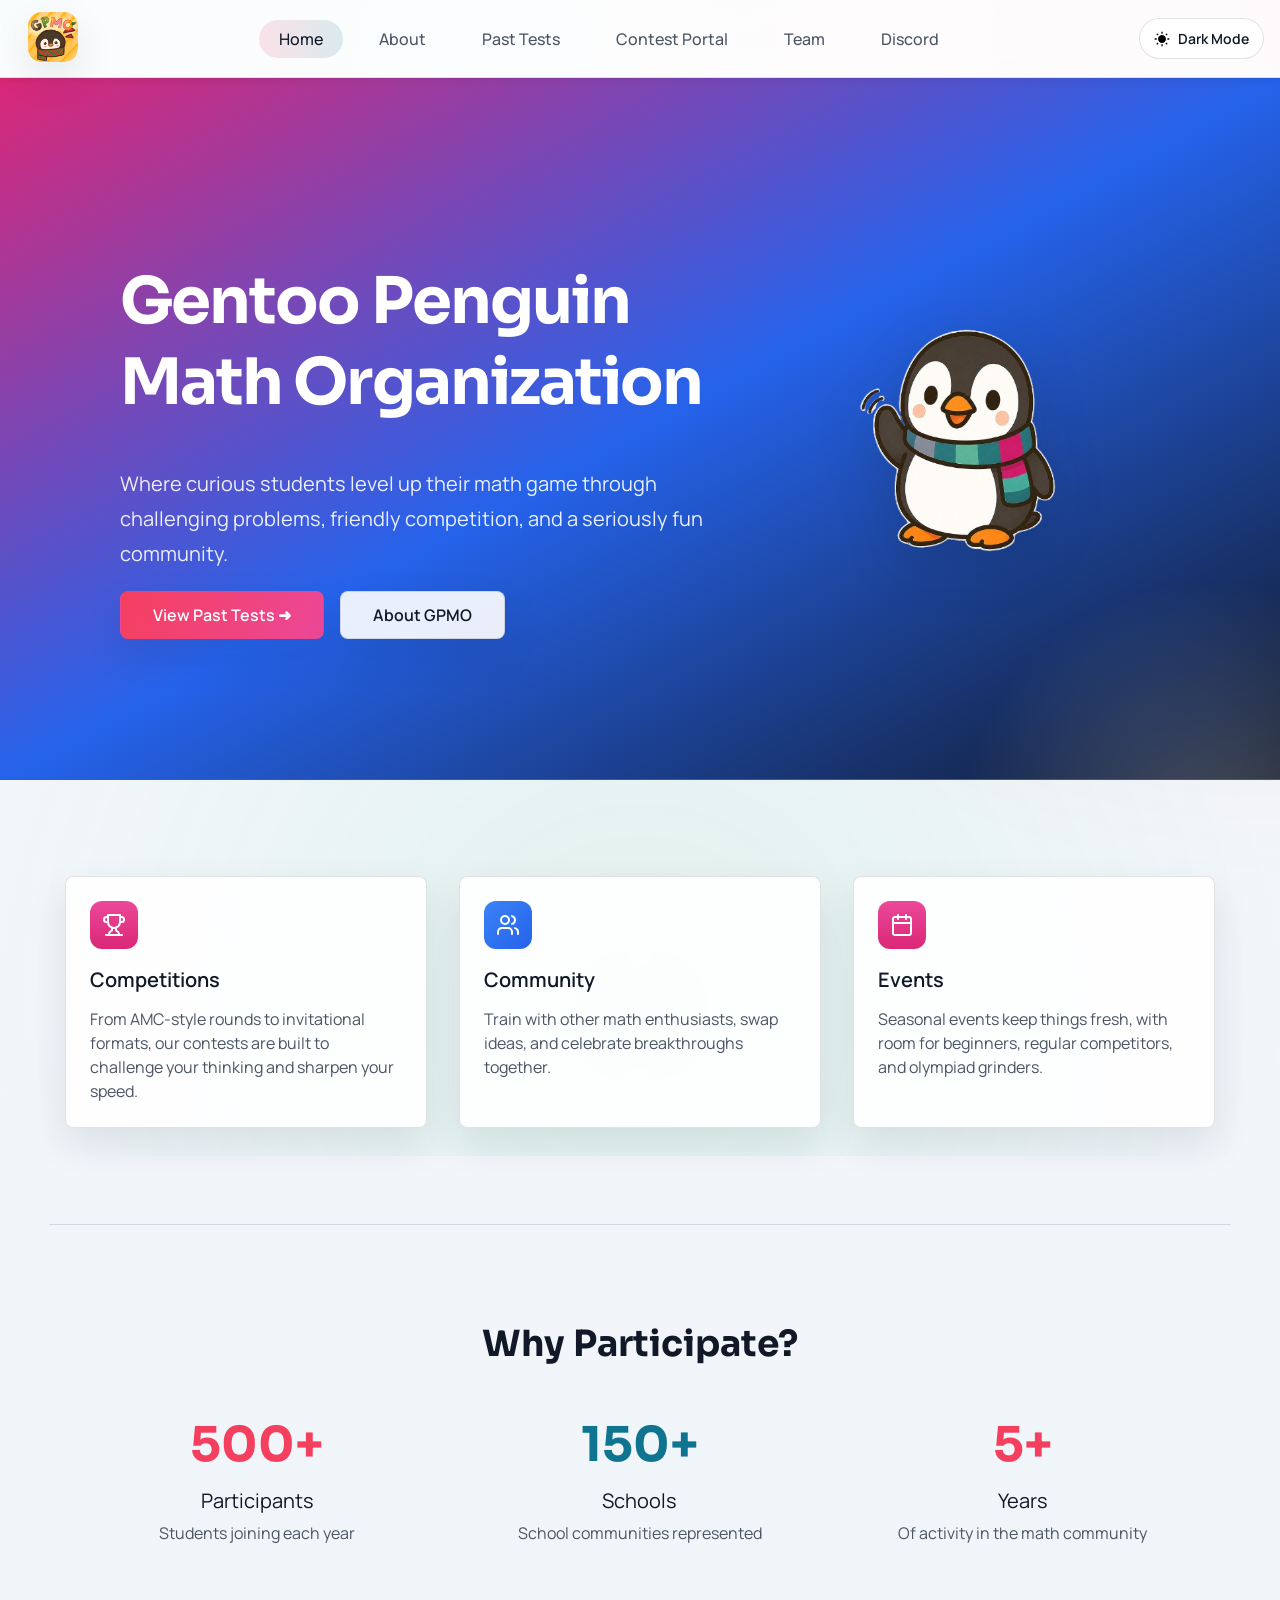
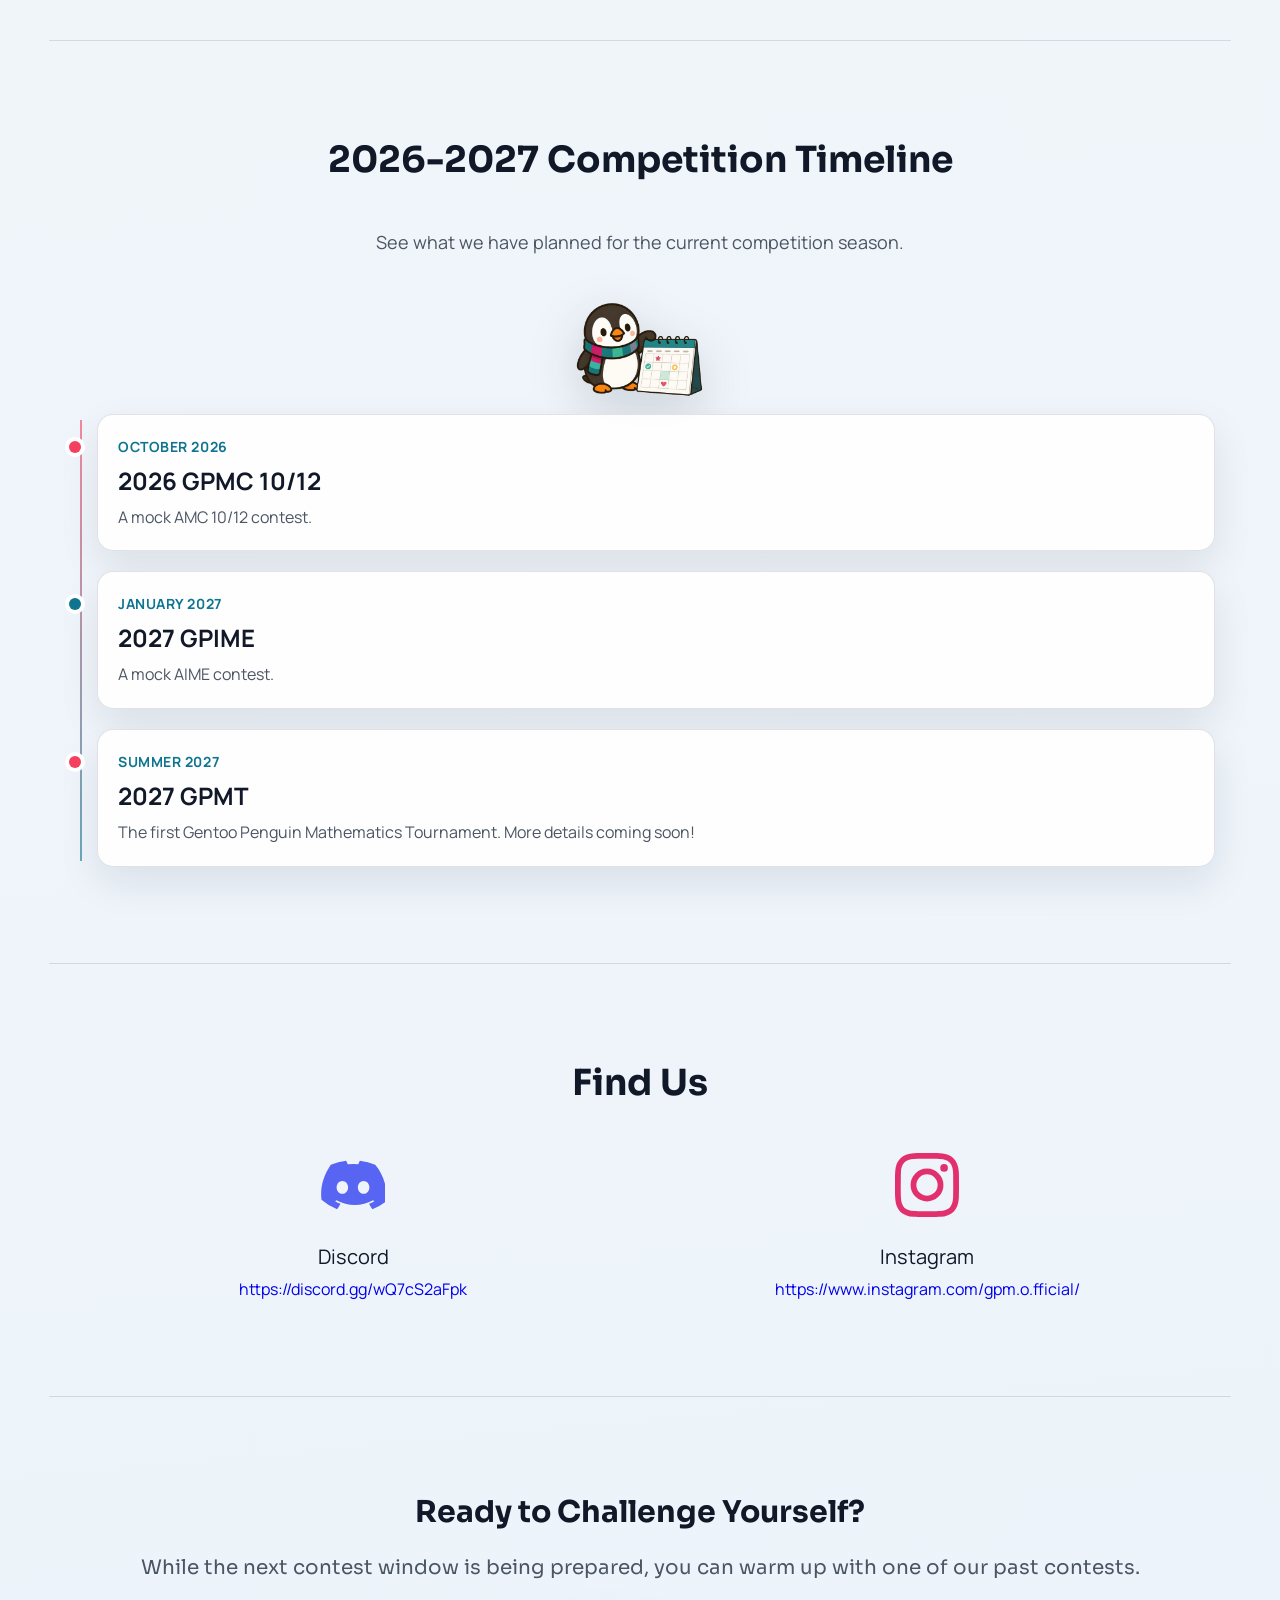
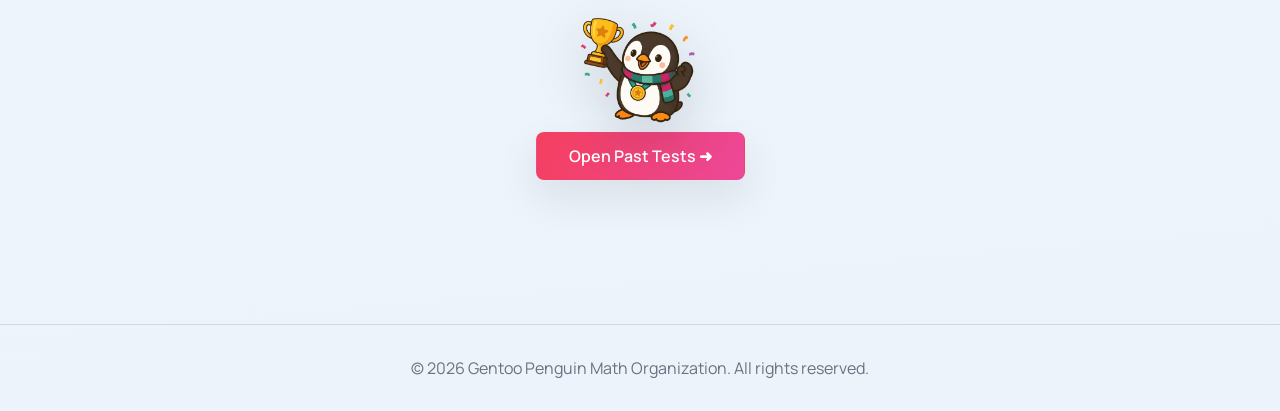
<file: index.html>
<!DOCTYPE html>
<html lang="en">
    <head>
        <meta charset="UTF-8">
        <meta name="viewport" content="width=device-width, initial-scale=1.0">
        <meta http-equiv="X-UA-Compatible" content="ie=edge">
        <title>Gentoo Penguin Math Organization ● Home</title>
        <script src="./assets/js/theme-init.js"></script>
        <script src="./assets/js/index.js" defer></script>
        <link rel="stylesheet" href="./assets/css/style.css">
    </head>
    <body>
        <main>
            <nav class="nav">
                <p class="fancy-text"><a href="index.html"><img src="./assets/images/penguins/logo-new.png" alt="GPMO Logo" class="logo"></a></p>
                <ul class="nav-bar">
                    <li><a href="index.html" class="nav-link current-nav-link">Home</a></li>
                    <li><a href="about.html" class="nav-link">About</a></li>
                    <li><a href="past-tests.html" class="nav-link">Past Tests</a></li>
                    <li><a href="contest-portal.html" class="nav-link">Contest Portal</a></li>
                    <li><a href="team.html" class="nav-link">Team</a></li>
                    <li><a href="https://discord.gg/maKuNTpXgc" class="nav-link" target="_blank" rel="noreferrer noopener">Discord</a></li>
                </ul>
                <button class="theme-toggle" type="button" aria-label="Switch color theme" aria-pressed="false">
                    <img src="./assets/images/icons/sun.svg" alt="" aria-hidden="true" class="theme-icon theme-icon-sun">
                    <img src="./assets/images/icons/moon.svg" alt="" aria-hidden="true" class="theme-icon theme-icon-moon" style="filter: invert(100%)">
                    <span class="theme-toggle-text">Dark Mode</span>
                </button>
                <button class="nav-toggle" aria-label="Toggle navigation" aria-expanded="false">
                    <span class="hamburger" aria-hidden="true"></span>
                </button>
            </nav>
            <div class="header-style header-style-1 header-style-home">
                <div class="home-hero-layout">
                    <div class="home-hero-copy">
                        <h1>Gentoo Penguin Math Organization</h1>
                        <p>Where curious students level up their math game through challenging problems, friendly competition, and a seriously fun community.</p>
                        <div class="button-container">
                            <div class="button pink-button">
                                <a href="past-tests.html">View Past Tests ➜</a>
                            </div>
                            <div class="button white-button">
                                <a href="about.html">About GPMO</a>
                            </div>
                        </div>
                    </div>
                    <div class="mascot-showcase mascot-showcase-hero-side">
                        <img src="./assets/images/penguins/noot-hi.png" alt="GPMO mascot waving hello" class="mascot-image mascot-image-hero-side">
                    </div>
                </div>
            </div>
            <div class="background-gray facts-box-container">
                <div class="facts-box facts-box-red">
                    <div class="icon-box-red">
                        <svg xmlns="http://www.w3.org/2000/svg" width="24" height="24" viewBox="0 0 24 24" fill="none" stroke="currentColor" stroke-width="2" stroke-linecap="round" stroke-linejoin="round" class="lucide lucide-trophy text-white"><path d="M6 9H4.5a2.5 2.5 0 0 1 0-5H6"></path><path d="M18 9h1.5a2.5 2.5 0 0 0 0-5H18"></path><path d="M4 22h16"></path><path d="M10 14.66V17c0 .55-.47.98-.97 1.21C7.85 18.75 7 20.24 7 22"></path><path d="M14 14.66V17c0 .55.47.98.97 1.21C16.15 18.75 17 20.24 17 22"></path><path d="M18 2H6v7a6 6 0 0 0 12 0V2Z"></path></svg>
                    </div>
                    <h3>Competitions</h3>
                    <h4>From AMC-style rounds to invitational formats, our contests are built to challenge your thinking and sharpen your speed.</h4>
                </div>
                <div class="facts-box facts-box-blue">
                    <div class="icon-box-blue">
                        <svg xmlns="http://www.w3.org/2000/svg" width="24" height="24" viewBox="0 0 24 24" fill="none" stroke="currentColor" stroke-width="2" stroke-linecap="round" stroke-linejoin="round" class="lucide lucide-users text-white"><path d="M16 21v-2a4 4 0 0 0-4-4H6a4 4 0 0 0-4 4v2"></path><circle cx="9" cy="7" r="4"></circle><path d="M22 21v-2a4 4 0 0 0-3-3.87"></path><path d="M16 3.13a4 4 0 0 1 0 7.75"></path></svg>
                    </div>
                    <h3>Community</h3>
                    <h4>Train with other math enthusiasts, swap ideas, and celebrate breakthroughs together.</h4>
                </div>
                <div class="facts-box facts-box-red">
                    <div class="icon-box-red">
                        <svg xmlns="http://www.w3.org/2000/svg" width="24" height="24" viewBox="0 0 24 24" fill="none" stroke="currentColor" stroke-width="2" stroke-linecap="round" stroke-linejoin="round" class="lucide lucide-calendar text-white"><path d="M8 2v4"></path><path d="M16 2v4"></path><rect width="18" height="18" x="3" y="4" rx="2"></rect><path d="M3 10h18"></path></svg>
                    </div>
                    <h3>Events</h3>
                    <h4>Seasonal events keep things fresh, with room for beginners, regular competitors, and olympiad grinders.</h4>
                </div>
            </div>
            <div class="statistics">
                <div>
                    <h1 class="design-text">Why Participate?</h1>
                </div>
                <div class="statistics-details">
                    <div class="stat">
                        <h1 class="pink-text">500+</h1>
                        <h3 class="black-text">Participants</h3>
                        <h4 class="gray-text">Students joining each year</h4>
                    </div>
                    <div class="stat">
                        <h1 class="blue-text">150+</h1>
                        <h3 class="black-text">Schools</h3>
                        <h4 class="gray-text">School communities represented</h4>
                    </div>
                    <div class="stat">
                        <h1 class="pink-text">5+</h1>
                        <h3 class="black-text">Years</h3>
                        <h4 class="gray-text">Of activity in the math community</h4>
                    </div>
                </div>
            </div>
            <section class="timeline-section">
                <h1 class="design-text">2026-2027 Competition Timeline</h1>
                <p class="timeline-subtitle">See what we have planned for the current competition season.</p>
                <div class="mascot-showcase mascot-showcase-timeline">
                    <img src="./assets/images/penguins/noot-calendar.png" alt="GPMO mascot highlighting upcoming event dates" class="mascot-image mascot-image-medium">
                </div>
                <div class="timeline-list">
                    <article class="timeline-item timeline-item-red">
                        <span class="timeline-date">October 2026</span>
                        <h3>2026 GPMC 10/12</h3>
                        <p>A mock AMC 10/12 contest.</p>
                    </article>
                    <article class="timeline-item timeline-item-blue">
                        <span class="timeline-date">January 2027</span>
                        <h3>2027 GPIME</h3>
                        <p>A mock AIME contest.</p>
                    </article>
                    <article class="timeline-item timeline-item-red">
                        <span class="timeline-date">Summer 2027</span>
                        <h3>2027 GPMT</h3>
                        <p>The first Gentoo Penguin Mathematics Tournament. More details coming soon!</p>
                    </article>
                </div>
            </section>
            <div class="statistics">
                <div>
                    <h1 class="design-text">Find Us</h1>
                </div>
                <div class="statistics-details">
                    <div class="stat">
                        <h1 class="pink-text"><svg xmlns="http://w3.org" viewBox="0 0 127.14 96.36" width="64" height="64" fill="#5865F2"><path d="M107.7,8.07A105.15,105.15,0,0,0,77.26,0a77.19,77.19,0,0,0-3.3,6.83A96.67,96.67,0,0,0,53.18,6.83,77.19,77.19,0,0,0,49.88,0,105.15,105.15,0,0,0,19.44,8.07C3.66,31.58-1.86,54.65,1,77.53A105.73,105.73,0,0,0,32,96.36a74.37,74.37,0,0,0,6.7-10.93,68.58,68.58,0,0,1-10.58-5.06c.89-.65,1.76-1.34,2.58-2a75.46,75.46,0,0,0,72.72,0c.83.69,1.7,1.38,2.59,2a68.61,68.61,0,0,1-10.59,5.07,75.1,75.1,0,0,0,6.71,10.93,105.52,105.52,0,0,0,31.09-18.83C129.83,50.14,124,27.35,107.7,8.07ZM42.45,65.69C36.18,65.69,31,60,31,53S36.18,40.36,42.45,40.36,53.87,46,53.87,53,48.72,65.69,42.45,65.69Zm42.24,0C78.41,65.69,73.24,60,73.24,53S78.41,40.36,84.69,40.36,96.11,46,96.11,53,91,65.69,84.69,65.69Z"/></svg></h1>
                        <h3 class="black-text">Discord</h3>
                        <h4 class="gray-text"><a href="https://discord.gg/wQ7cS2aFpk">https://discord.gg/wQ7cS2aFpk</a></h4>
                    </div>
                    <div class="stat">
                        <h1 class="blue-text"><svg xmlns="http://w3.org" viewBox="0 0 24 24" width="64" height="64" fill="#E1306C"><path d="M12 2.163c3.204 0 3.584.012 4.85.07 3.252.148 4.771 1.691 4.919 4.919.058 1.265.069 1.645.069 4.849 0 3.205-.012 3.584-.069 4.849-.149 3.225-1.664 4.771-4.919 4.919-1.266.058-1.644.07-4.85.07-3.204 0-3.584-.012-4.849-.07-3.26-.149-4.771-1.699-4.919-4.92-.058-1.265-.07-1.644-.07-4.849 0 3.204.013-3.583.07-4.849.149-3.227 1.664-4.771 4.919-4.919 1.266-.057 1.645-.069 4.849-.069zM12 0C8.741 0 8.333.014 7.053.072 2.695.272.273 2.69.073 7.051.014 8.333 0 8.741 0 12c0 3.259.014 3.668.072 4.948.2 4.358 2.618 6.78 6.98 6.98 1.281.058 1.689.072 4.948.072 3.259 0 3.668-.014 4.948-.072 4.354-.2 6.782-2.618 6.979-6.98.059-1.28.073-1.689.073-4.948 0-3.259-.014-3.667-.072-4.947-.196-4.354-2.617-6.78-6.979-6.98C15.668.014 15.259 0 12 0zm0 5.838a6.162 6.162 0 1 0 0 12.324 6.162 6.162 0 0 0 0-12.324zM12 16a4 4 0 1 1 0-8 4 4 0 0 1 0 8zm6.406-11.845a1.44 1.44 0 1 0 0 2.881 1.44 1.44 0 0 0 0-2.881z"/></svg></h1>
                        <h3 class="black-text">Instagram</h3>
                        <h4 class="gray-text"><a href="https://www.instagram.com/gpm.o.fficial/">https://www.instagram.com/gpm.o.fficial/</a></h4>
                    </div>
                </div>
            </div>
            <div class="background-gray ready-to-challenge">
                <h1>Ready to Challenge Yourself?</h1>
                <h2>While the next contest window is being prepared, you can warm up with one of our past contests.</h2>
                <div class="mascot-showcase">
                    <img src="./assets/images/penguins/noot-trophy.png" alt="GPMO mascot holding a trophy" class="mascot-image mascot-image-medium">
                </div>
                <div class="button-container">
                    <div class="button pink-button">
                        <a href="past-tests.html">Open Past Tests ➜</a>
                    </div>
                </div>
            </div>
            <footer class="copyright">© 2026 Gentoo Penguin Math Organization. All rights reserved.</footer>
        </main>
    </body>
</html>
</file>
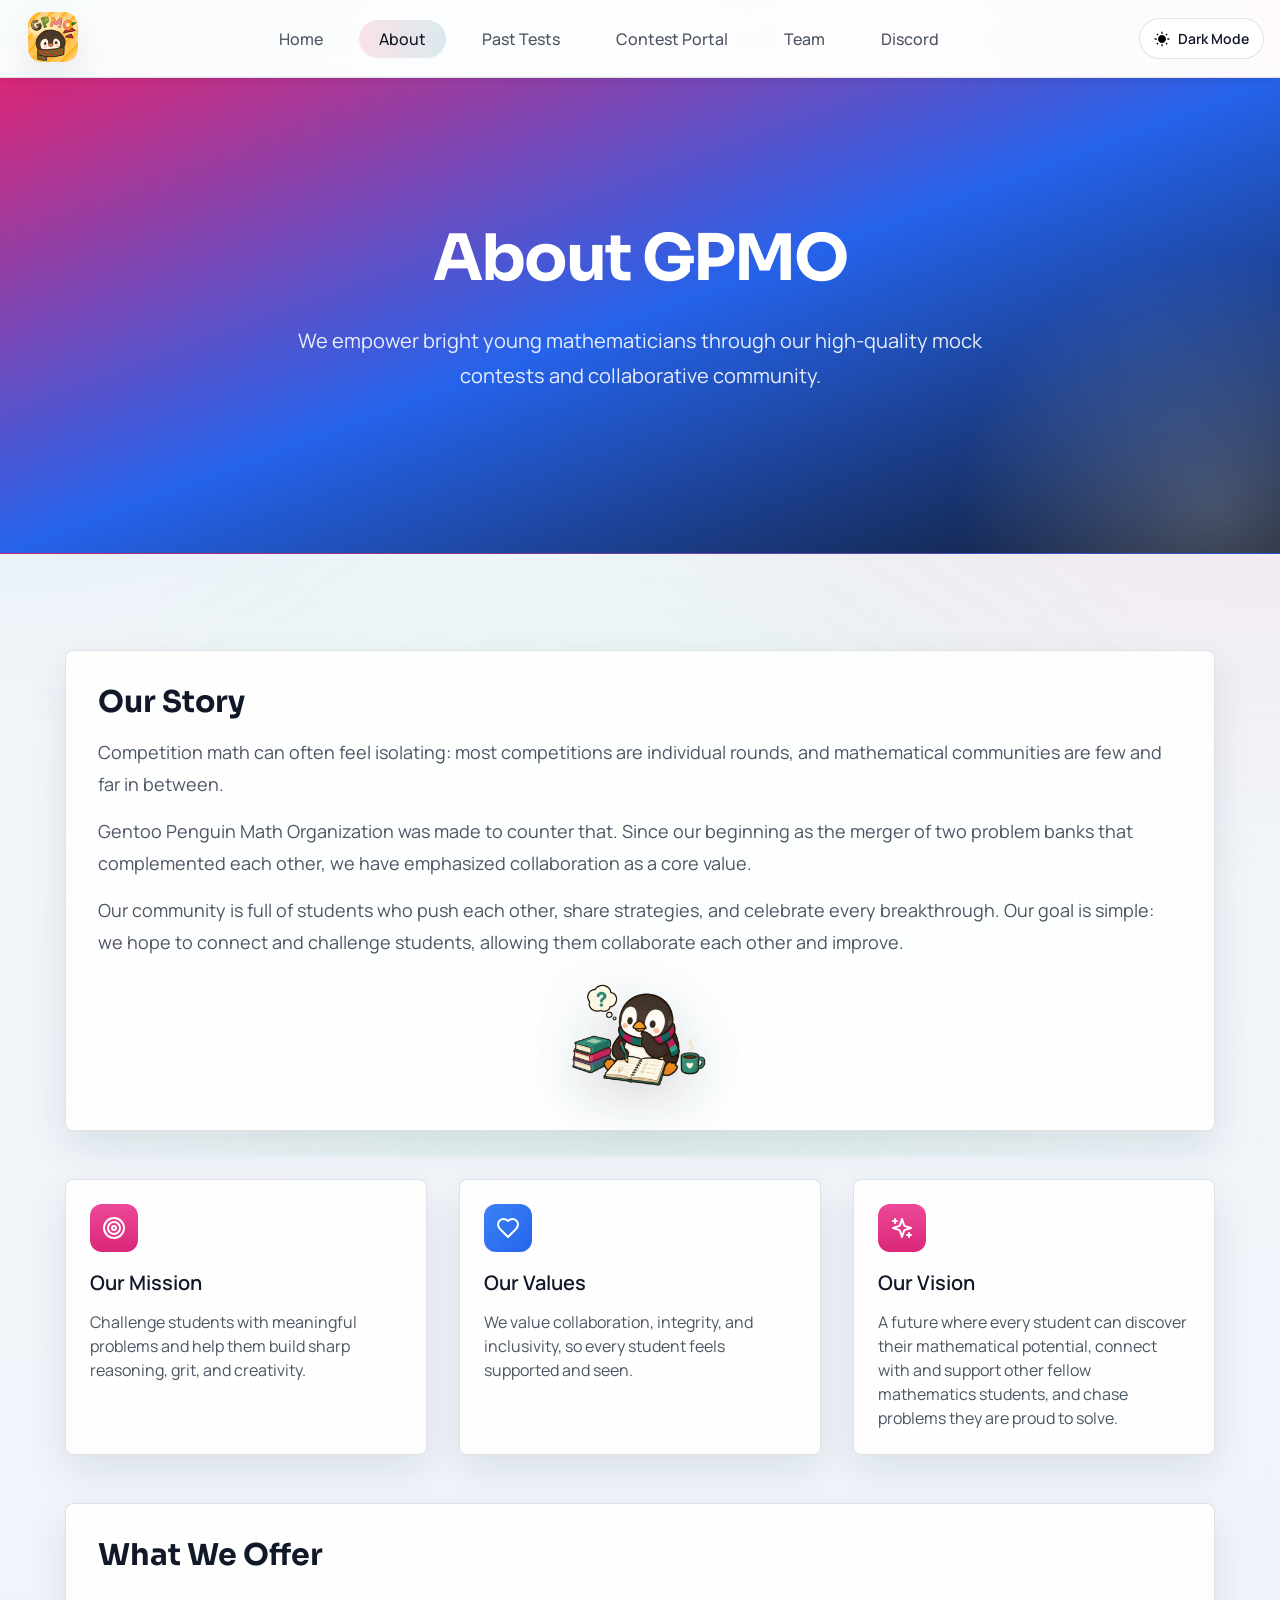
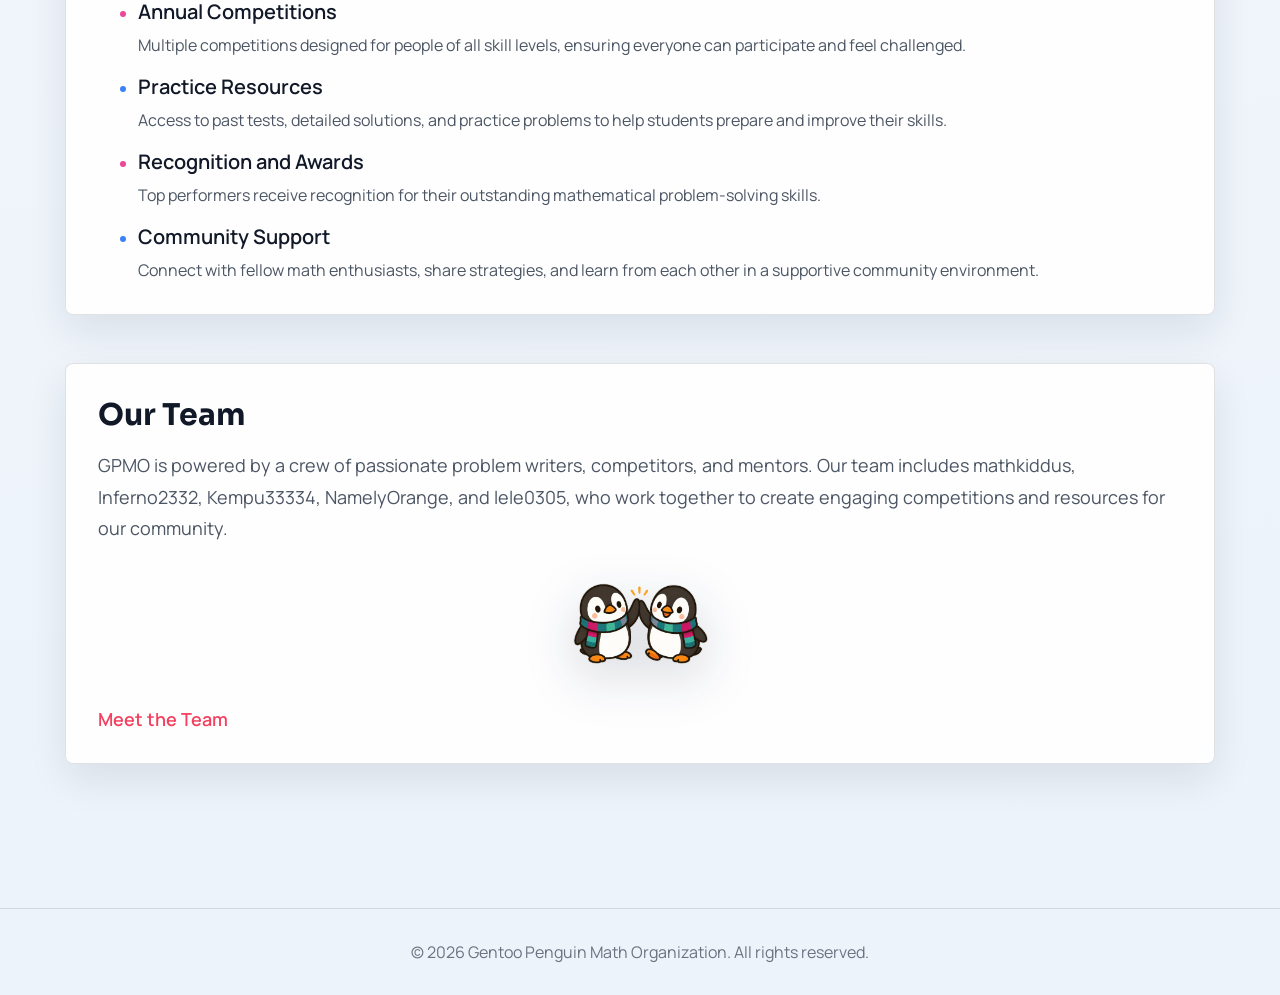
<file: about.html>
<!DOCTYPE html>
<html lang="en">
    <head>
        <meta charset="UTF-8">
        <meta name="viewport" content="width=device-width, initial-scale=1.0">
        <meta http-equiv="X-UA-Compatible" content="ie=edge">
        <title>Gentoo Penguin Math Organization ● About</title>
        <script src="./assets/js/theme-init.js"></script>
        <script src="./assets/js/index.js" defer></script>
        <link rel="stylesheet" href="./assets/css/style.css">
    </head>
    <body>
        <main>
            <nav class="nav">
                <p class="fancy-text"><a href="index.html"><img src="./assets/images/penguins/logo-new.png" alt="GPMO Logo" class="logo"></a></p>
                <ul class="nav-bar">
                    <li><a href="index.html" class="nav-link">Home</a></li>
                    <li><a href="about.html" class="nav-link current-nav-link">About</a></li>
                    <li><a href="past-tests.html" class="nav-link">Past Tests</a></li>
                    <li><a href="contest-portal.html" class="nav-link">Contest Portal</a></li>
                    <li><a href="team.html" class="nav-link">Team</a></li>
                    <li><a href="https://discord.gg/maKuNTpXgc" class="nav-link" target="_blank" rel="noreferrer noopener">Discord</a></li>
                </ul>
                <button class="theme-toggle" type="button" aria-label="Switch color theme" aria-pressed="false">
                    <img src="./assets/images/icons/sun.svg" alt="" aria-hidden="true" class="theme-icon theme-icon-sun">
                    <img src="./assets/images/icons/moon.svg" alt="" aria-hidden="true" class="theme-icon theme-icon-moon" style="filter: invert(100%)">
                    <span class="theme-toggle-text">Dark Mode</span>
                </button>
                <button class="nav-toggle" aria-label="Toggle navigation" aria-expanded="false">
                    <span class="hamburger" aria-hidden="true"></span>
                </button>
            </nav>
            <div class="header-style header-style-1">
                <h1>About GPMO</h1>
                <p>We empower bright young mathematicians through our high-quality mock contests and collaborative community.</p>
            </div>
            <div class="background-gray about-gpmo">
                <div class="our-story">
                    <h1>Our Story</h1>
                    <h3>Competition math can often feel isolating: most competitions are individual rounds, and mathematical communities are few and far in between.</h3>
                    <h3>Gentoo Penguin Math Organization was made to counter that. Since our beginning as the merger of two problem banks that complemented each other, we have emphasized collaboration as a core value.</h3>
                    <h3> Our community is full of students who push each other, share strategies, and celebrate every breakthrough. Our goal is simple: we hope to connect and challenge students, allowing them collaborate each other and improve.</h3>
                    <div class="mascot-showcase mascot-showcase-story">
                        <img src="./assets/images/penguins/noot-thinking.png" alt="GPMO mascot thinking through a math problem" class="mascot-image mascot-image-medium">
                    </div>
                </div>
                <div class="about-gpmo-container">
                    <div class="facts-box facts-box-red">
                        <div class="icon-box-red">
                            <svg xmlns="http://www.w3.org/2000/svg" width="24" height="24" viewBox="0 0 24 24" fill="none" stroke="currentColor" stroke-width="2" stroke-linecap="round" stroke-linejoin="round" class="lucide lucide-target text-white"><circle cx="12" cy="12" r="10"></circle><circle cx="12" cy="12" r="6"></circle><circle cx="12" cy="12" r="2"></circle></svg>
                        </div>
                        <h3>Our Mission</h3>
                        <h4>Challenge students with meaningful problems and help them build sharp reasoning, grit, and creativity.</h4>
                    </div>
                    <div class="facts-box facts-box-blue">
                        <div class="icon-box-blue">
                            <svg xmlns="http://www.w3.org/2000/svg" width="24" height="24" viewBox="0 0 24 24" fill="none" stroke="currentColor" stroke-width="2" stroke-linecap="round" stroke-linejoin="round" class="lucide lucide-heart text-white"><path d="M19 14c1.49-1.46 3-3.21 3-5.5A5.5 5.5 0 0 0 16.5 3c-1.76 0-3 .5-4.5 2-1.5-1.5-2.74-2-4.5-2A5.5 5.5 0 0 0 2 8.5c0 2.3 1.5 4.05 3 5.5l7 7Z"></path></svg>
                        </div>
                        <h3>Our Values</h3>
                        <h4>We value collaboration, integrity, and inclusivity, so every student feels supported and seen.</h4>
                    </div>
                    <div class="facts-box facts-box-red">
                        <div class="icon-box-red">
                            <svg xmlns="http://www.w3.org/2000/svg" width="24" height="24" viewBox="0 0 24 24" fill="none" stroke="currentColor" stroke-width="2" stroke-linecap="round" stroke-linejoin="round" class="lucide lucide-sparkles text-white"><path d="m12 3-1.912 5.813a2 2 0 0 1-1.275 1.275L3 12l5.813 1.912a2 2 0 0 1 1.275 1.275L12 21l1.912-5.813a2 2 0 0 1 1.275-1.275L21 12l-5.813-1.912a2 2 0 0 1-1.275-1.275L12 3Z"></path><path d="M5 3v4"></path><path d="M19 17v4"></path><path d="M3 5h4"></path><path d="M17 19h4"></path></svg>
                        </div>
                        <h3>Our Vision</h3>
                        <h4>A future where every student can discover their mathematical potential, connect with and support other fellow mathematics students, and chase problems they are proud to solve.</h4>
                    </div>
                </div>
                <div class="what-we-offer">
                    <h1>What We Offer</h1>
                    <ul>
                        <li class="red-bullet">
                            <h3>Annual Competitions</h3>
                            <h4>Multiple competitions designed for people of all skill levels, ensuring everyone can participate and feel challenged.</h4>
                        </li>
                        <li class="blue-bullet">
                            <h3>Practice Resources</h3>
                            <h4>Access to past tests, detailed solutions, and practice problems to help students prepare and improve their skills.</h4>
                        </li>
                        <li class="red-bullet">
                            <h3>Recognition and Awards</h3>
                            <h4>Top performers receive recognition for their outstanding mathematical problem-solving skills.</h4>
                        </li>
                        <li class="blue-bullet">
                            <h3>Community Support</h3>
                            <h4>Connect with fellow math enthusiasts, share strategies, and learn from each other in a supportive community environment.</h4>
                        </li>
                    </ul>
                </div>
                <div class="our-team">
                    <h1>Our Team</h1>
                    <h3>GPMO is powered by a crew of passionate problem writers, competitors, and mentors. Our team includes mathkiddus, Inferno2332, Kempu33334, NamelyOrange, and lele0305, who work together to create engaging competitions and resources for our community.</h3>
                    <div class="mascot-showcase mascot-showcase-team">
                        <img src="./assets/images/penguins/noot-team.png" alt="GPMO mascot representing teamwork and collaboration" class="mascot-image mascot-image-medium">
                    </div>
                    <br>
                    <a href="team.html" class="primary-button">Meet the Team</a>
                </div>
            </div>
            <footer class="copyright">© 2026 Gentoo Penguin Math Organization. All rights reserved.</footer>
        </main>
    </body>
</html>
</file>
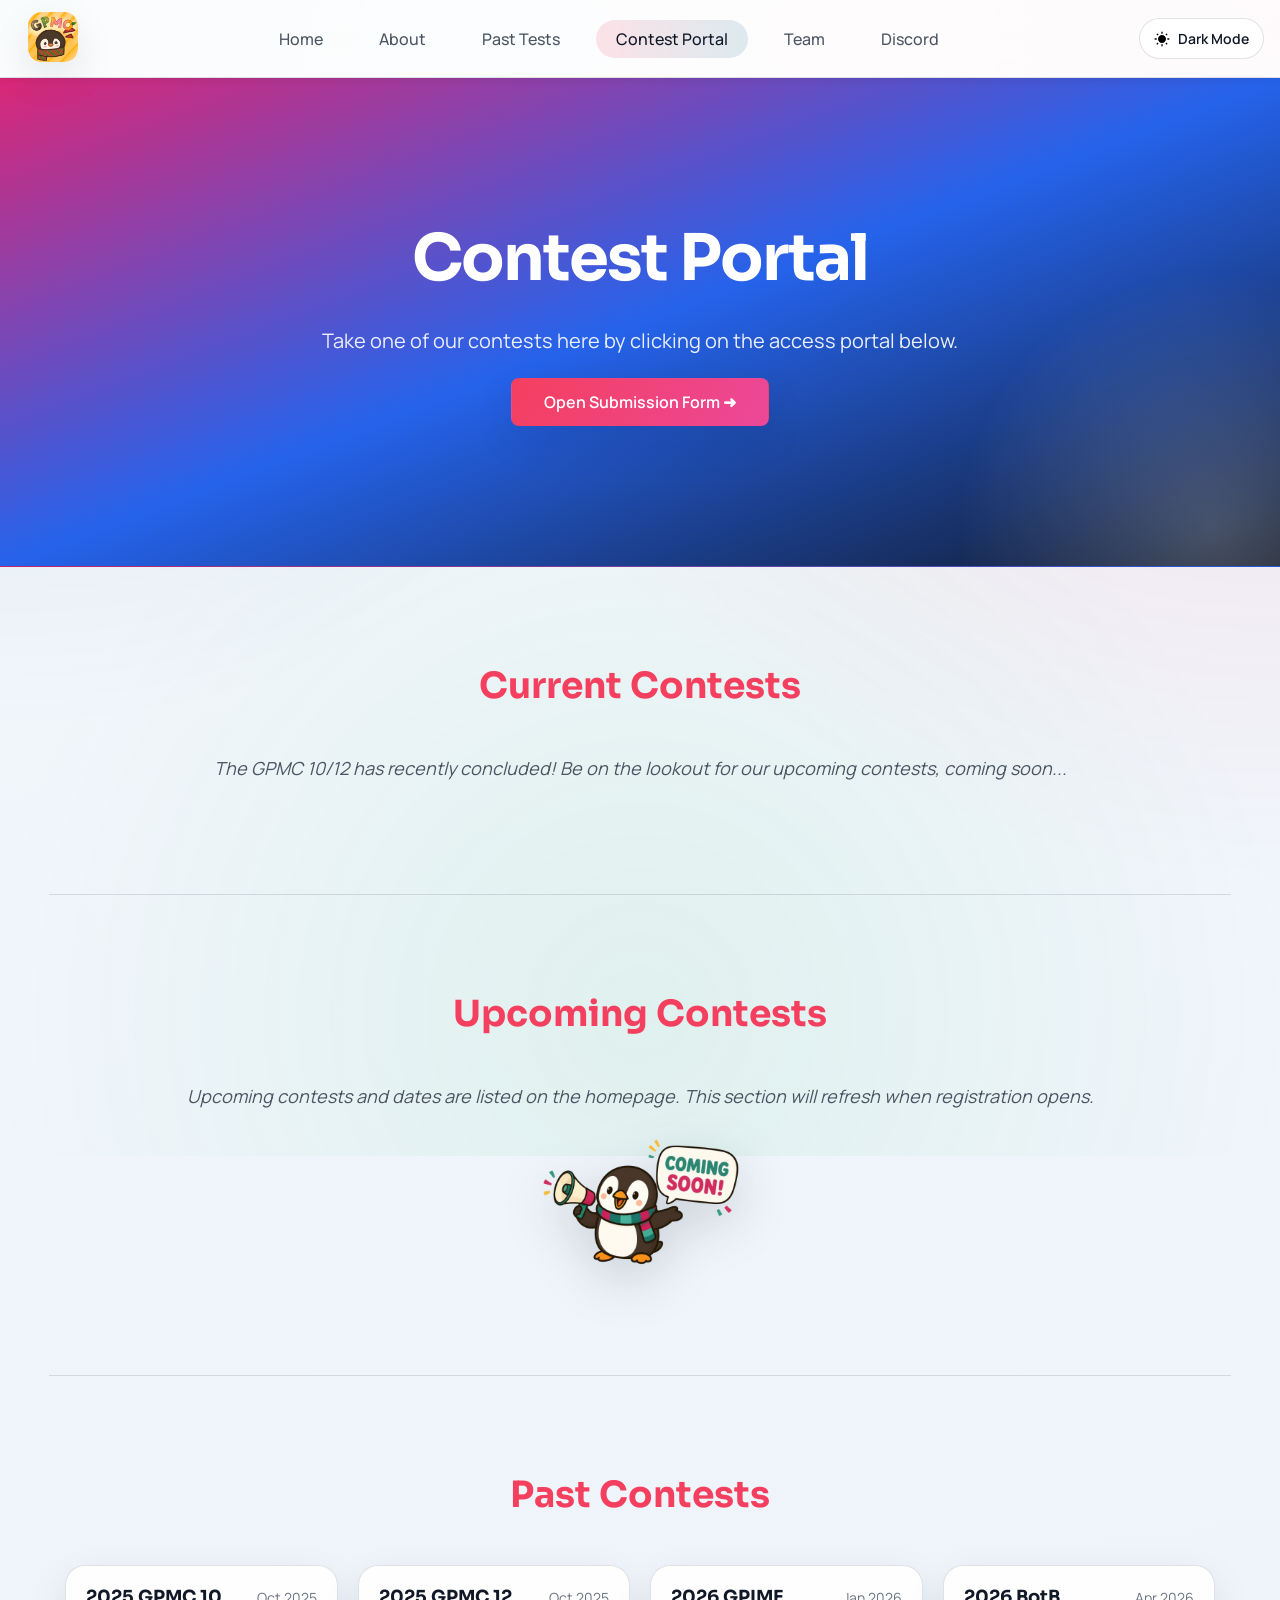
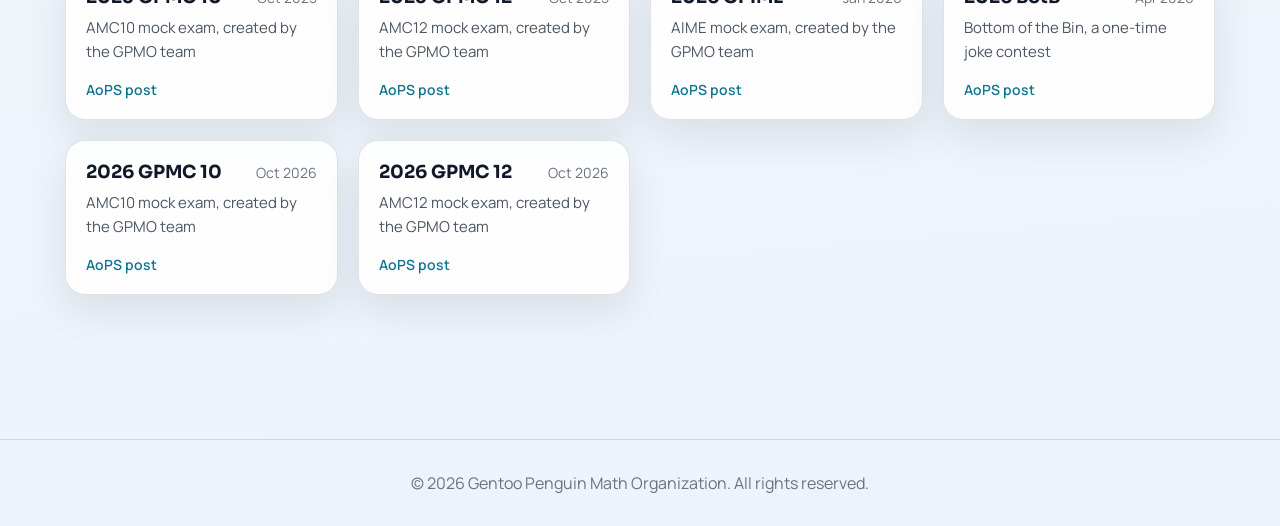
<file: contest-portal.html>
<!DOCTYPE html>
<html lang="en">
    <head>
        <meta charset="UTF-8">
        <meta name="viewport" content="width=device-width, initial-scale=1.0">
        <meta http-equiv="X-UA-Compatible" content="ie=edge">
        <title>Gentoo Penguin Math Organization ● Contests</title>
        <script src="./assets/js/theme-init.js"></script>
        <script src="./assets/js/index.js" defer></script>
        <link rel="stylesheet" href="./assets/css/style.css">
    </head>
    <body>
        <main>
            <nav class="nav">
                <p class="fancy-text"><a href="index.html"><img src="./assets/images/penguins/logo-new.png" alt="GPMO Logo" class="logo"></a></p>
                <ul class="nav-bar">
                    <li><a href="index.html" class="nav-link">Home</a></li>
                    <li><a href="about.html" class="nav-link">About</a></li>
                    <li><a href="past-tests.html" class="nav-link">Past Tests</a></li>
                    <li><a href="contest-portal.html" class="nav-link current-nav-link">Contest Portal</a></li>
                    <li><a href="team.html" class="nav-link">Team</a></li>
                    <li><a href="https://discord.gg/maKuNTpXgc" class="nav-link" target="_blank" rel="noreferrer noopener">Discord</a></li>
                </ul>
                <button class="theme-toggle" type="button" aria-label="Switch color theme" aria-pressed="false">
                    <img src="./assets/images/icons/sun.svg" alt="" aria-hidden="true" class="theme-icon theme-icon-sun">
                    <img src="./assets/images/icons/moon.svg" alt="" aria-hidden="true" class="theme-icon theme-icon-moon" style="filter: invert(100%)">
                    <span class="theme-toggle-text">Dark Mode</span>
                </button>
                <button class="nav-toggle" aria-label="Toggle navigation" aria-expanded="false">
                    <span class="hamburger" aria-hidden="true"></span>
                </button>
            </nav>
            <div class="header-style header-style-1 header-style-contest-portal">
                <h1>Contest Portal</h1>
                <p>Take one of our contests here by clicking on the access portal below.</p>
                <div class="button-container">
                    <div class="button pink-button">
                        <a href="contest-submission.html">Open Submission Form ➜</a>
                    </div>
                </div>
            </div>
            <div class="background-gray contest-box-container">
                <h1 class="design-text">Current Contests</h1>
                <p>The GPMC 10/12 has recently concluded! Be on the lookout for our upcoming contests, coming soon...</p>
            </div>
            <div class="contest-box-container">
                <h1 class="design-text">Upcoming Contests</h1>
                <p>Upcoming contests and dates are listed on the homepage. This section will refresh when registration opens.</p>
                <div class="mascot-showcase">
                    <img src="./assets/images/penguins/noot-comingsoon.png" alt="GPMO mascot teasing upcoming contest announcements" class="mascot-image mascot-image-large">
                </div>
            </div>
            <div class="background-gray contest-box-container">
                <h1 class="design-text">Past Contests</h1>
                <div class="past-contests-grid">
                    <article class="contest-card">
                        <div class="contest-card-header">
                            <span class="contest-card-title">2025 GPMC 10</span>
                            <span class="contest-card-date">Oct 2025</span>
                        </div>
                        <p class="contest-card-subtitle">AMC10 mock exam, created by the GPMO team</p>
                        <a class="contest-card-link" href="https://artofproblemsolving.com/community/c594864h3694416_gpmc_10__12_done_2025_gpmc_contest_series" target="_blank" rel="noreferrer noopener">AoPS post</a>
                    </article>
                    <article class="contest-card">
                        <div class="contest-card-header">
                            <span class="contest-card-title">2025 GPMC 12</span>
                            <span class="contest-card-date">Oct 2025</span>
                        </div>
                        <p class="contest-card-subtitle">AMC12 mock exam, created by the GPMO team</p>
                        <a class="contest-card-link" href="https://artofproblemsolving.com/community/c594864h3694416_gpmc_10__12_done_2025_gpmc_contest_series" target="_blank" rel="noreferrer noopener">AoPS post</a>
                    </article>
                    <article class="contest-card">
                        <div class="contest-card-header">
                            <span class="contest-card-title">2026 GPIME</span>
                            <span class="contest-card-date">Jan 2026</span>
                        </div>
                        <p class="contest-card-subtitle">AIME mock exam, created by the GPMO team</p>
                        <a class="contest-card-link" href="https://artofproblemsolving.com/community/c594864h3756483_released_gpime_gentoo_penguin_notinvitational_math_examination" target="_blank" rel="noreferrer noopener">AoPS post</a>
                    </article>
                    <article class="contest-card">
                        <div class="contest-card-header">
                            <span class="contest-card-title">2026 BotB</span>
                            <span class="contest-card-date">Apr 2026</span>
                        </div>
                        <p class="contest-card-subtitle">Bottom of the Bin, a one-time joke contest</p>
                        <a class="contest-card-link" href="https://artofproblemsolving.com/community/c5h3807735" target="_blank" rel="noreferrer noopener">AoPS post</a>
                    </article>
                    <article class="contest-card">
                        <div class="contest-card-header">
                            <span class="contest-card-title">2026 GPMC 10</span>
                            <span class="contest-card-date">Oct 2026</span>
                        </div>
                        <p class="contest-card-subtitle">AMC10 mock exam, created by the GPMO team</p>
                        <a class="contest-card-link" href="https://artofproblemsolving.com/community/c594864h3917114_gpmc_10__12_released_2026_gpmc_contest_series" target="_blank" rel="noreferrer noopener">AoPS post</a>
                    </article>
                    <article class="contest-card">
                        <div class="contest-card-header">
                            <span class="contest-card-title">2026 GPMC 12</span>
                            <span class="contest-card-date">Oct 2026</span>
                        </div>
                        <p class="contest-card-subtitle">AMC12 mock exam, created by the GPMO team</p>
                        <a class="contest-card-link" href="https://artofproblemsolving.com/community/c594864h3917114_gpmc_10__12_released_2026_gpmc_contest_series" target="_blank" rel="noreferrer noopener">AoPS post</a>
                    </article>
                </div>
            </div>
            <footer class="copyright">© 2026 Gentoo Penguin Math Organization. All rights reserved.</footer>
        </main>
    </body>
</html>
</file>
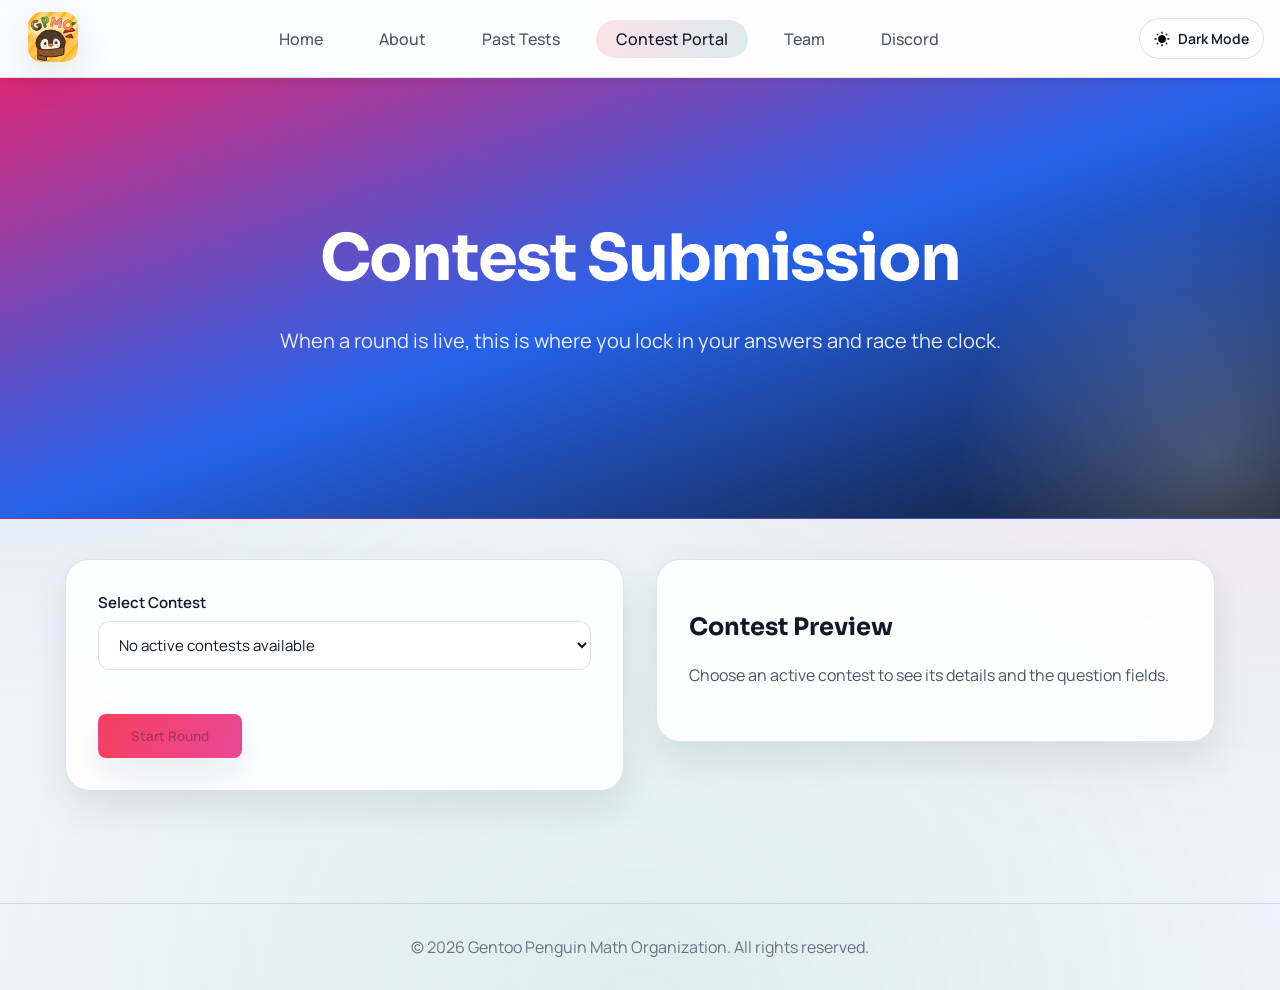
<file: contest-submission.html>
<!DOCTYPE html>
<html lang="en">
    <head>
        <meta charset="UTF-8">
        <meta name="viewport" content="width=device-width, initial-scale=1.0">
        <meta http-equiv="X-UA-Compatible" content="ie=edge">
        <title>Gentoo Penguin Math Organization ● Contest Submission</title>
        <script src="./assets/js/theme-init.js"></script>
        <script src="./assets/js/index.js" defer></script>
        <script src="https://accounts.google.com/gsi/client" defer></script>
        <script src="./assets/js/contest-submission.js" defer></script>
        <link rel="stylesheet" href="./assets/css/style.css">
    </head>
    <body>
        <main>
            <nav class="nav">
                <p class="fancy-text"><a href="index.html"><img src="./assets/images/penguins/logo-new.png" alt="GPMO Logo" class="logo"></a></p>
                <ul class="nav-bar">
                    <li><a href="index.html" class="nav-link">Home</a></li>
                    <li><a href="about.html" class="nav-link">About</a></li>
                    <li><a href="past-tests.html" class="nav-link">Past Tests</a></li>
                    <li><a href="contest-portal.html" class="nav-link current-nav-link">Contest Portal</a></li>
                    <li><a href="team.html" class="nav-link">Team</a></li>
                    <li><a href="https://discord.gg/maKuNTpXgc" class="nav-link" target="_blank" rel="noreferrer noopener">Discord</a></li>
                </ul>
                <button class="theme-toggle" type="button" aria-label="Switch color theme" aria-pressed="false">
                    <img src="./assets/images/icons/sun.svg" alt="" aria-hidden="true" class="theme-icon theme-icon-sun">
                    <img src="./assets/images/icons/moon.svg" alt="" aria-hidden="true" class="theme-icon theme-icon-moon" style="filter: invert(100%)">
                    <span class="theme-toggle-text">Dark Mode</span>
                </button>
                <button class="nav-toggle" aria-label="Toggle navigation" aria-expanded="false">
                    <span class="hamburger" aria-hidden="true"></span>
                </button>
            </nav>
            <div class="header-style header-style-1">
                <h1>Contest Submission</h1>
                <p>When a round is live, this is where you lock in your answers and race the clock.</p>
            </div>

            <section class="contest-submission">
                <div class="contest-submission-grid">
                    <div class="contest-form-panel">
                        <div class="contest-form-card">
                            <div class="contest-setup-controls">
                                <label class="form-label" for="contestSelect">Select Contest</label>
                                <select id="contestSelect" class="select-field">
                                    <option value="">Loading contests…</option>
                                </select>

                                <div class="contest-meta" id="contestMeta" aria-live="polite"></div>

                                <div class="start-controls">
                                    <button id="startButton" class="button pink-button" type="button">Start Round</button>
                                </div>
                            </div>

                            <div id="contestEntryGate" class="contest-entry-gate hidden">
                                <label class="form-label">Google Account</label>
                                <div id="googleSignInButton"></div>
                                <p id="googleAccountStatus" class="submit-status" aria-live="polite">Sign in with Google to continue.</p>

                                <label class="form-label" for="usernameInput">AoPS Username</label>
                                <input id="usernameInput" class="text-field" type="text" autocomplete="username" placeholder="Enter AoPS Username">

                                <label class="form-label" for="discordUsernameInput">Discord Username (for discussion in GPMO server)</label>
                                <input id="discordUsernameInput" class="text-field" type="text" autocomplete="nickname" placeholder="Enter Discord Username (optional)">

                                <label class="form-label" for="leaderboardOptIn">Would you like to be included in the leaderboard?</label>
                                <select id="leaderboardOptIn" class="select-field">
                                    <option value="Yes">Yes</option>
                                    <option value="threshold">Yes if my score is at least X</option>
                                    <option value="Anonymous">Anonymous</option>
                                    <option value="Unofficial" style="color: red;">Unofficial</option>
                                </select>

                                <div style="margin-bottom: 12px;"><b>Note: </b>We strongly discourage selecting the Unofficial option (rather, please consider choosing Anonymous).</div>

                                <div id="leaderboardThresholdField" class="hidden">
                                    <label class="form-label" for="leaderboardThreshold">Minimum score for leaderboard inclusion</label>
                                    <input id="leaderboardThreshold" class="text-field" type="number" min="0" step="1" inputmode="numeric" placeholder="Enter score threshold">
                                </div>

                                <button id="enterContestButton" class="button pink-button" type="button">Continue to test</button>
                                <div id="entryStatus" class="submit-status" aria-live="polite"></div>
                            </div>

                            <div id="contestFormFields" class="contest-form-fields hidden">
                                <div id="questionList" class="question-list"></div>

                                <div class="submit-controls">
                                    <button id="submitButton" class="button pink-button" type="button">Submit</button>
                                </div>
                                <div id="submitStatus" class="submit-status" aria-live="polite"></div>
                            </div>
                        </div>
                    </div>

                    <aside class="contest-preview-panel">
                        <div class="timer-row hidden" id="timerRow">
                            <span>Time remaining:</span>
                            <strong id="timerValue">00:00</strong>
                        </div>
                        <div class="preview-card">
                            <h2 id="previewTitle">Contest Preview</h2>
                            <div class="contest-preview-details" id="contestPreviewDetails">
                                <p class="preview-note">Choose a contest to see its PDF and question fields.</p>
                            </div>

                            <div class="pdf-preview hidden" id="pdfPreview">
                                <iframe id="pdfFrame" src="" title="Contest PDF preview" loading="lazy"></iframe>
                                <div class="pdf-control-cover" aria-hidden="true"></div>
                            </div>
                        </div>
                    </aside>
                </div>
            </section>

            <footer class="copyright">© 2026 Gentoo Penguin Math Organization. All rights reserved.</footer>
        </main>
    </body>
</html>
</file>
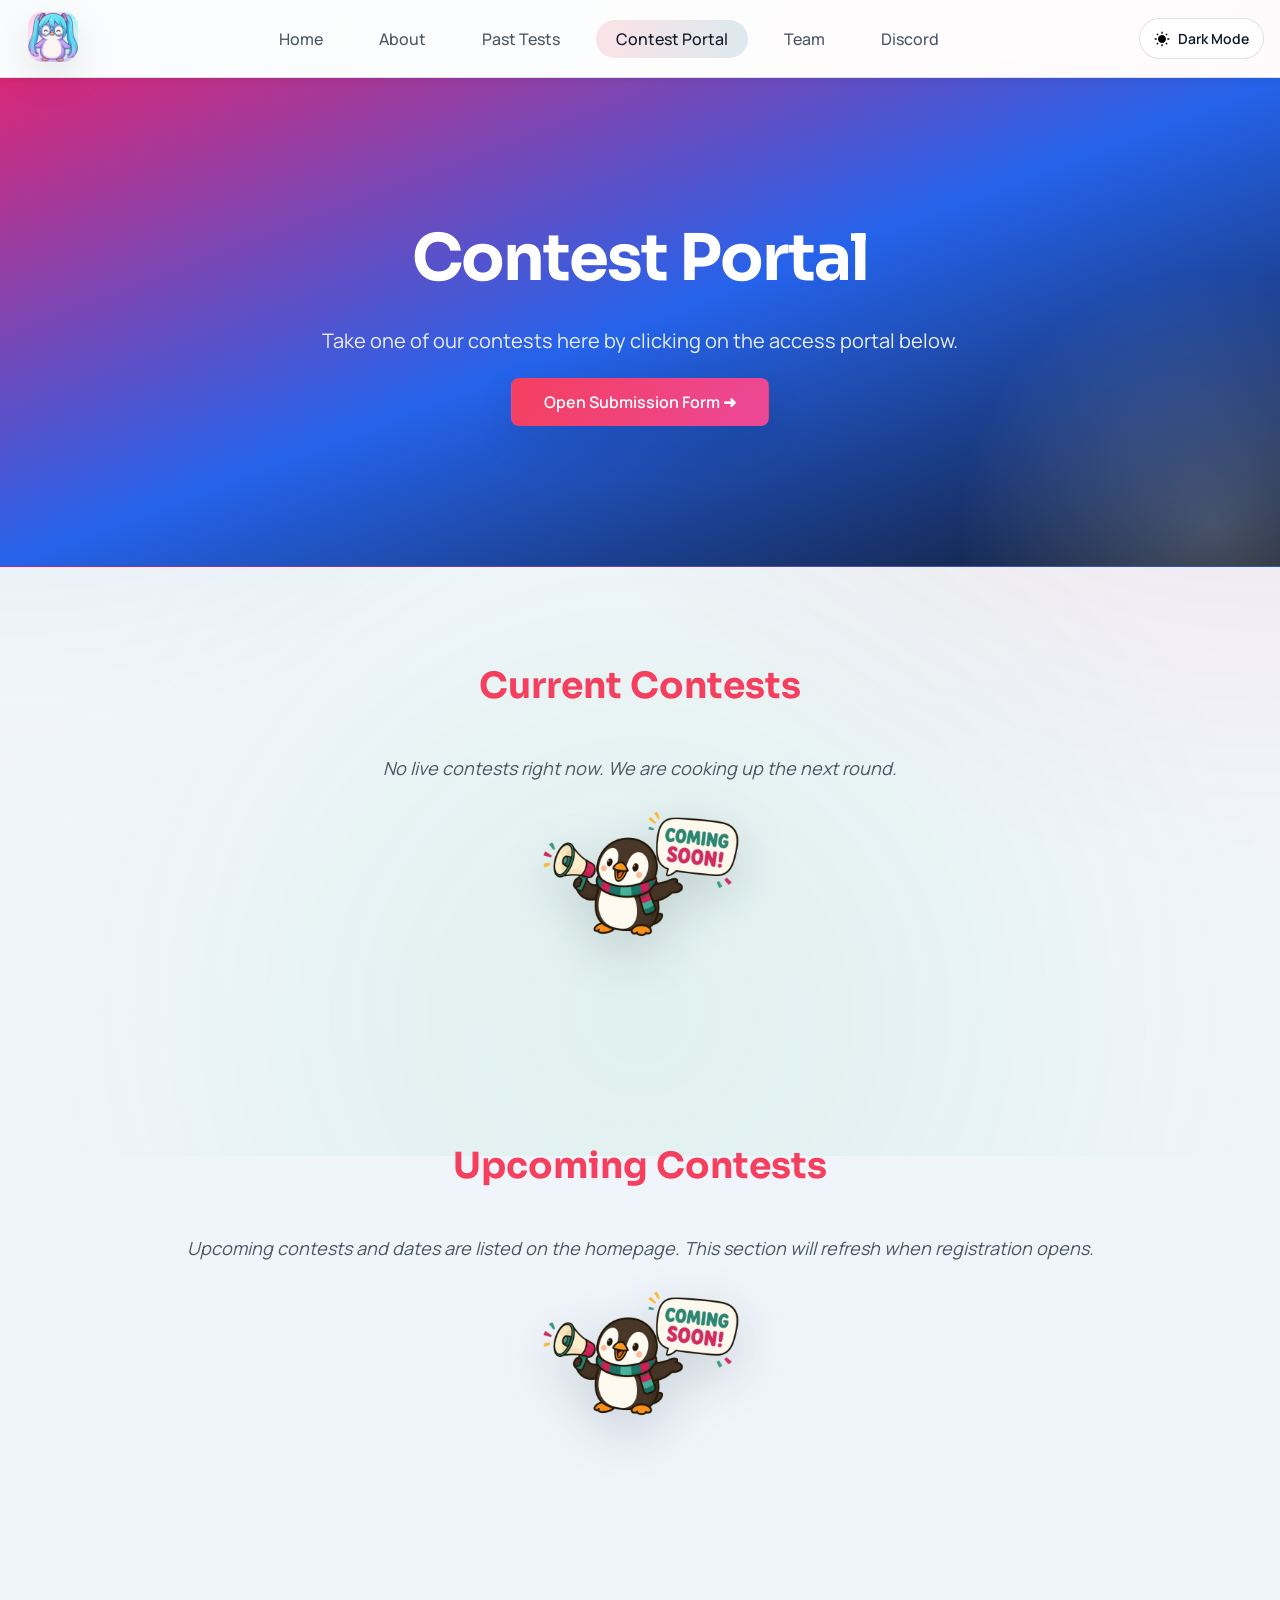
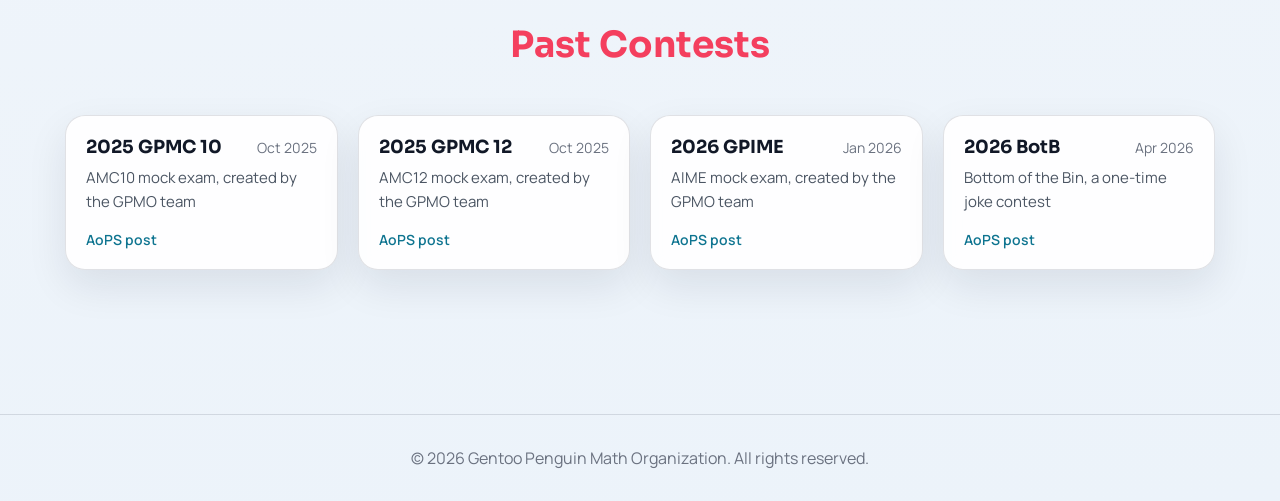
<file: contest.html>
<!DOCTYPE html>
<html lang="en">
    <head>
        <meta charset="UTF-8">
        <meta name="viewport" content="width=device-width, initial-scale=1.0">
        <meta http-equiv="X-UA-Compatible" content="ie=edge">
        <title>Gentoo Penguin Math Organization ● Contests</title>
        <link rel="stylesheet" href="./assets/css/style.css">
    </head>
    <body>
        <main>
            <nav class="nav">
                <p class="fancy-text"><a href="index.html"><img src="./assets/images/penguins/logo.png" alt="GPMO Logo" class="logo"></a></p>
                <ul class="nav-bar">
                    <li><a href="index.html" class="nav-link">Home</a></li>
                    <li><a href="about.html" class="nav-link">About</a></li>
                    <li><a href="past-tests.html" class="nav-link">Past Tests</a></li>
                    <li><a href="contest.html" class="nav-link current-nav-link">Contest Portal</a></li>
                    <li><a href="team.html" class="nav-link">Team</a></li>
                    <li><a href="https://discord.gg/maKuNTpXgc" class="nav-link" target="_blank" rel="noreferrer noopener">Discord</a></li>
                </ul>
                <button class="theme-toggle" type="button" aria-label="Switch color theme" aria-pressed="false">
                    <img src="./assets/images/icons/sun.svg" alt="" aria-hidden="true" class="theme-icon theme-icon-sun">
                    <img src="./assets/images/icons/moon.svg" alt="" aria-hidden="true" class="theme-icon theme-icon-moon" style="filter: invert(100%)">
                    <span class="theme-toggle-text">Dark Mode</span>
                </button>
                <button class="nav-toggle" aria-label="Toggle navigation" aria-expanded="false">
                    <span class="hamburger" aria-hidden="true"></span>
                </button>
            </nav>
            <div class="header-style header-style-1">
                <h1>Contest Portal</h1>
                <p>Take one of our contests here by clicking on the access portal below.</p>
                <div class="button-container">
                    <div class="button pink-button">
                        <a href="contest-submission.html">Open Submission Form ➜</a>
                    </div>
                </div>
            </div>
            <div class="background-gray contest-box-container">
                <h1 class="design-text">Current Contests</h1>
                <p>No live contests right now. We are cooking up the next round.</p>
                <div class="mascot-showcase">
                    <img src="./assets/images/penguins/noot-comingsoon.png" alt="GPMO mascot showing that new contests are coming soon" class="mascot-image mascot-image-large">
                </div>
            </div>
            <div class="contest-box-container">
                <h1 class="design-text">Upcoming Contests</h1>
                <p>Upcoming contests and dates are listed on the homepage. This section will refresh when registration opens.</p>
                <div class="mascot-showcase">
                    <img src="./assets/images/penguins/noot-comingsoon.png" alt="GPMO mascot teasing upcoming contest announcements" class="mascot-image mascot-image-large">
                </div>
            </div>
            <div class="background-gray contest-box-container">
                <h1 class="design-text">Past Contests</h1>
                <div class="past-contests-grid">
                    <article class="contest-card">
                        <div class="contest-card-header">
                            <span class="contest-card-title">2025 GPMC 10</span>
                            <span class="contest-card-date">Oct 2025</span>
                        </div>
                        <p class="contest-card-subtitle">AMC10 mock exam, created by the GPMO team</p>
                        <a class="contest-card-link" href="https://artofproblemsolving.com/community/c594864h3694416_gpmc_10__12_done_2025_gpmc_contest_series" target="_blank" rel="noreferrer noopener">AoPS post</a>
                    </article>
                    <article class="contest-card">
                        <div class="contest-card-header">
                            <span class="contest-card-title">2025 GPMC 12</span>
                            <span class="contest-card-date">Oct 2025</span>
                        </div>
                        <p class="contest-card-subtitle">AMC12 mock exam, created by the GPMO team</p>
                        <a class="contest-card-link" href="https://artofproblemsolving.com/community/c594864h3694416_gpmc_10__12_done_2025_gpmc_contest_series" target="_blank" rel="noreferrer noopener">AoPS post</a>
                    </article>
                    <article class="contest-card">
                        <div class="contest-card-header">
                            <span class="contest-card-title">2026 GPIME</span>
                            <span class="contest-card-date">Jan 2026</span>
                        </div>
                        <p class="contest-card-subtitle">AIME mock exam, created by the GPMO team</p>
                        <a class="contest-card-link" href="https://artofproblemsolving.com/community/c594864h3756483_released_gpime_gentoo_penguin_notinvitational_math_examination" target="_blank" rel="noreferrer noopener">AoPS post</a>
                    </article>
                    <article class="contest-card">
                        <div class="contest-card-header">
                            <span class="contest-card-title">2026 BotB</span>
                            <span class="contest-card-date">Apr 2026</span>
                        </div>
                        <p class="contest-card-subtitle">Bottom of the Bin, a one-time joke contest</p>
                        <a class="contest-card-link" href="https://artofproblemsolving.com/community/c5h3807735" target="_blank" rel="noreferrer noopener">AoPS post</a>
                    </article>
                </div>
            </div>
            <footer class="copyright">© 2026 Gentoo Penguin Math Organization. All rights reserved.</footer>
        </main>
        <script src="./assets/js/index.js"></script>
    </body>
</html>
</file>
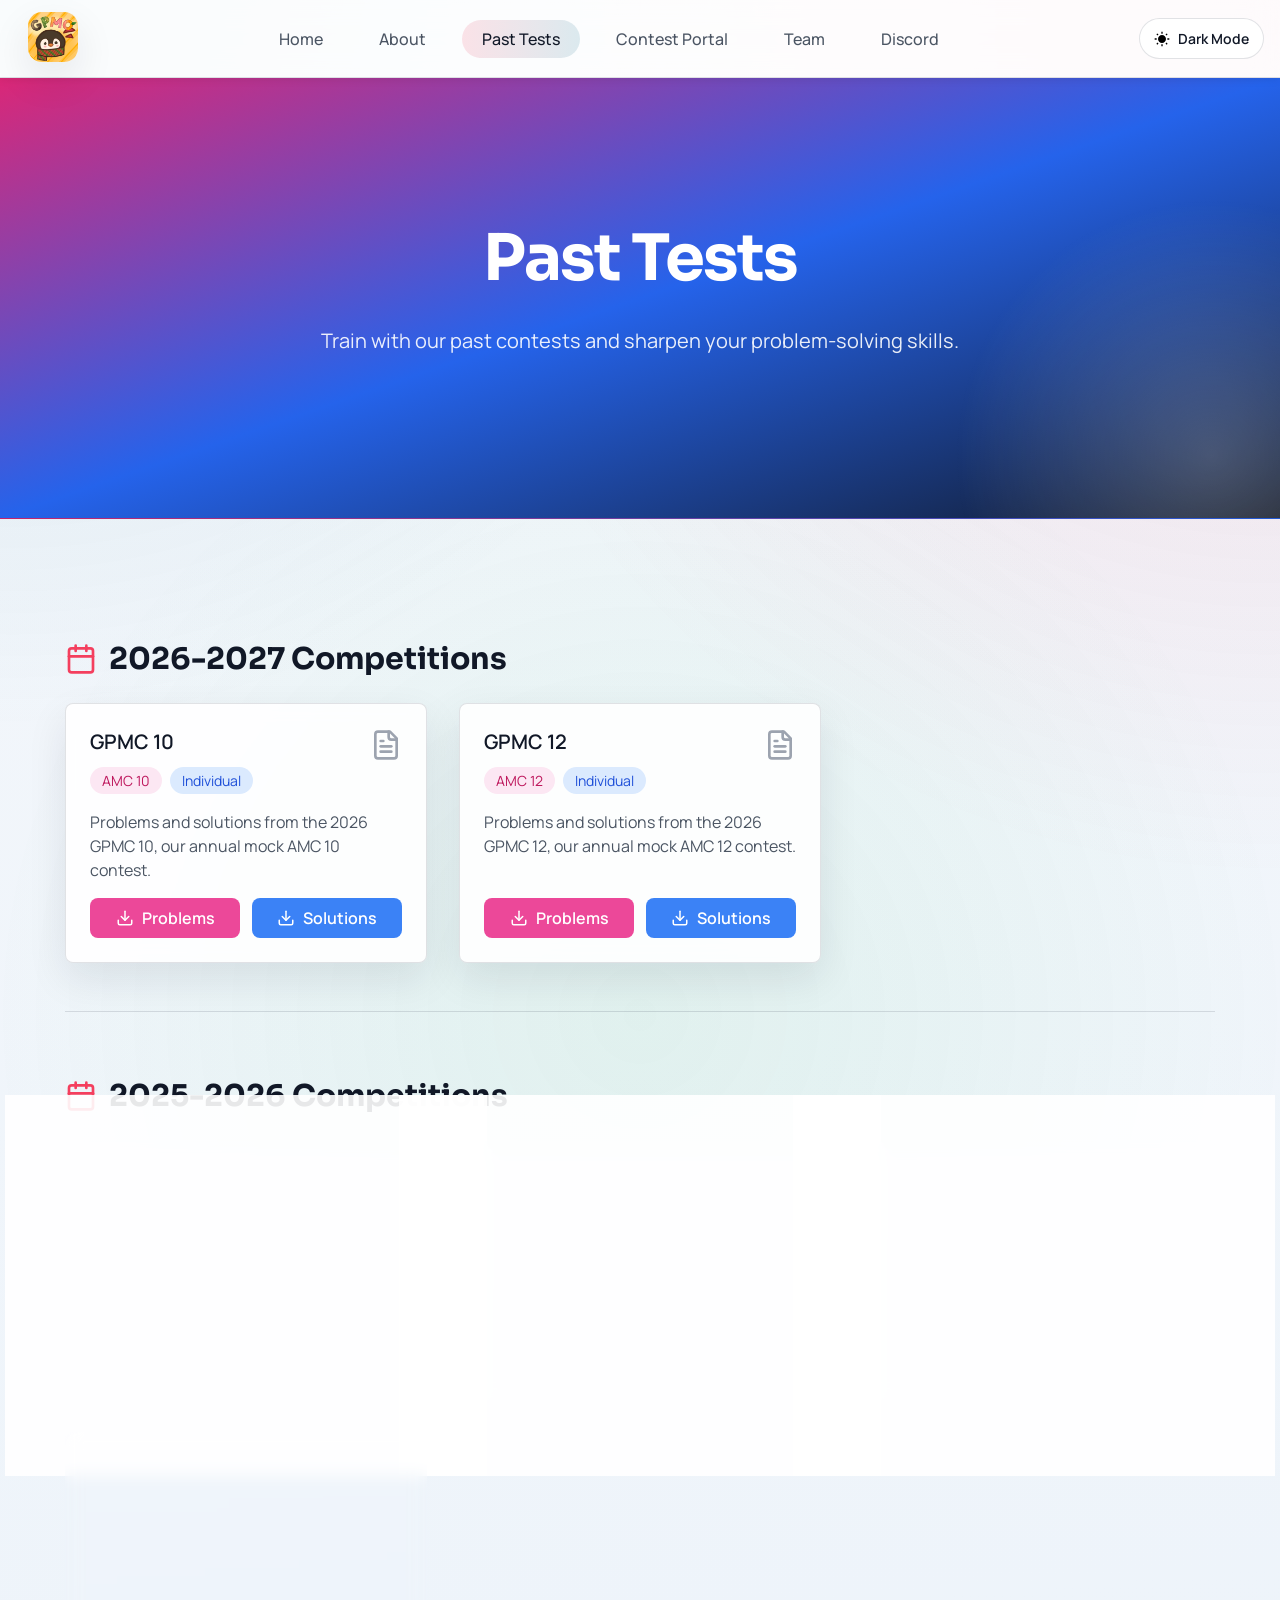
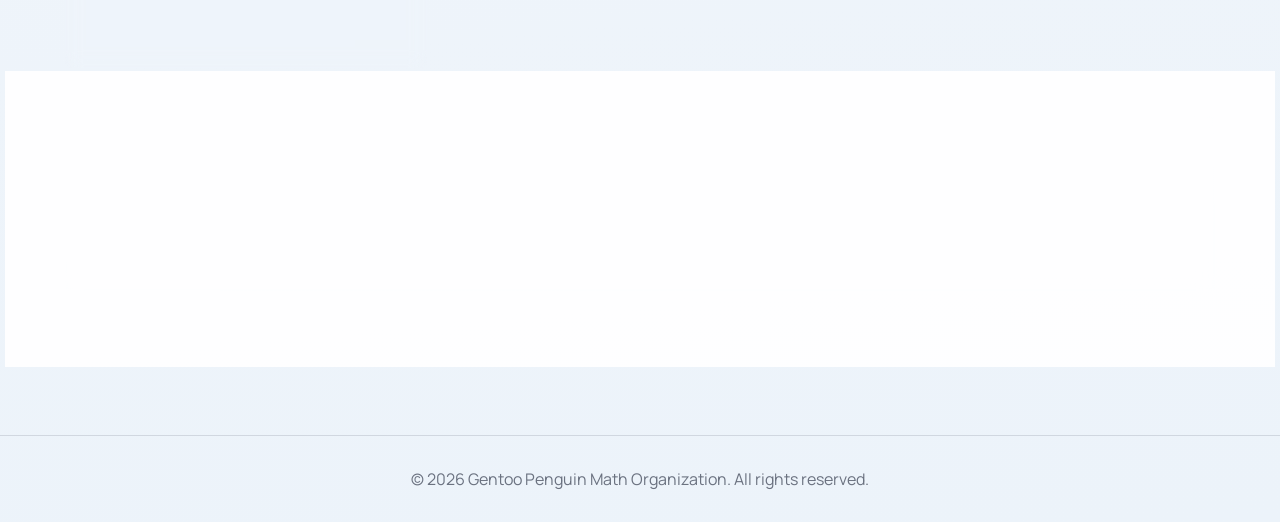
<file: past-tests.html>
<!DOCTYPE html>
<html lang="en">
    <head>
        <meta charset="UTF-8">
        <meta name="viewport" content="width=device-width, initial-scale=1.0">
        <meta http-equiv="X-UA-Compatible" content="ie=edge">
        <title>Gentoo Penguin Math Organization ● Past Tests</title>
        <script src="./assets/js/theme-init.js"></script>
        <script src="./assets/js/index.js" defer></script>
        <link rel="stylesheet" href="./assets/css/style.css">
    </head>
    <body>
        <main>
            <nav class="nav">
                <p class="fancy-text"><a href="index.html"><img src="./assets/images/penguins/logo-new.png" alt="GPMO Logo" class="logo"></a></p>
                <ul class="nav-bar">
                    <li><a href="index.html" class="nav-link">Home</a></li>
                    <li><a href="about.html" class="nav-link">About</a></li>
                    <li><a href="past-tests.html" class="nav-link current-nav-link">Past Tests</a></li>
                    <li><a href="contest-portal.html" class="nav-link">Contest Portal</a></li>
                    <li><a href="team.html" class="nav-link">Team</a></li>
                    <li><a href="https://discord.gg/maKuNTpXgc" class="nav-link" target="_blank" rel="noreferrer noopener">Discord</a></li>
                </ul>
                <button class="theme-toggle" type="button" aria-label="Switch color theme" aria-pressed="false">
                    <img src="./assets/images/icons/sun.svg" alt="" aria-hidden="true" class="theme-icon theme-icon-sun">
                    <img src="./assets/images/icons/moon.svg" alt="" aria-hidden="true" class="theme-icon theme-icon-moon" style="filter: invert(100%)">
                    <span class="theme-toggle-text">Dark Mode</span>
                </button>
                <button class="nav-toggle" aria-label="Toggle navigation" aria-expanded="false">
                    <span class="hamburger" aria-hidden="true"></span>
                </button>
            </nav>
            <div class="header-style header-style-1">
                <h1>Past Tests</h1>
                <p>Train with our past contests and sharpen your problem-solving skills.</p>
            </div>
            <div class="background-gray">
                <div class="content-section-past-tests">
                    <!-- <div class="use-resources">
                        <h1>How to Use These Resources</h1>
                        <h3>Every set is available as a PDF, and most include full solutions. Use this page to level up your prep:</h3>
                        <ul>
                            <li>Build confidence with authentic contest-style practice</li>
                            <li>Learn tactics from worked-out solution paths</li>
                            <li>Prepare for upcoming GPMO and AMC/AIME-style rounds</li>
                            <li>Strengthen core topics under timed pressure</li>
                        </ul>
                    </div> -->
                    <div class="year-competition">
                        <h2>
                            <svg xmlns="http://www.w3.org/2000/svg" width="32" height="32" viewBox="0 0 24 24" fill="none" stroke="currentColor" stroke-width="2" stroke-linecap="round" stroke-linejoin="round" class="lucide lucide-calendar text-pink-500"><path d="M8 2v4"></path><path d="M16 2v4"></path><rect width="18" height="18" x="3" y="4" rx="2"></rect><path d="M3 10h18"></path></svg>
                            2026-2027 Competitions
                        </h2>
                    </div>
                    <div class="test-links">
                        <div class="competition-box">
                            <div class="card-header">
                                <div class="left">
                                    <h3>GPMC 10</h3>
                                    <div class="tags">
                                        <span class="tag pink">AMC 10</span>
                                        <span class="tag blue">Individual</span>
                                    </div>
                                </div>
                                <svg class="icon" xmlns="http://www.w3.org/2000/svg" width="32" height="32" viewBox="0 0 24 24" fill="none" stroke="currentColor" stroke-width="2" stroke-linecap="round" stroke-linejoin="round" class="lucide lucide-file-text text-gray-400"><path d="M15 2H6a2 2 0 0 0-2 2v16a2 2 0 0 0 2 2h12a2 2 0 0 0 2-2V7Z"></path><path d="M14 2v4a2 2 0 0 0 2 2h4"></path><path d="M10 9H8"></path><path d="M16 13H8"></path><path d="M16 17H8"></path></svg>
                            </div>
                            <h3>Problems and solutions from the 2026 GPMC 10, our annual mock AMC 10 contest.</h3>
                            <div class="button-set">
                                <a class="test-button test-button-red" href="https://drive.google.com/file/d/1-MlyYlHeuD81mEEY4iqVFtm5DH84quWA/view?usp=sharing">
                                    <svg xmlns="http://www.w3.org/2000/svg" width="18" height="18" viewBox="0 0 24 24" fill="none" stroke="currentColor" stroke-width="2" stroke-linecap="round" stroke-linejoin="round" class="lucide lucide-download "><path d="M21 15v4a2 2 0 0 1-2 2H5a2 2 0 0 1-2-2v-4"></path><polyline points="7 10 12 15 17 10"></polyline><line x1="12" x2="12" y1="15" y2="3"></line></svg>
                                    Problems
                                </a>
                                <a class="test-button test-button-blue" href="https://drive.google.com/file/d/1kaexAB_uHXIUQXZnwOG_S1am8IfaAFp8/view?usp=sharing">
                                    <svg xmlns="http://www.w3.org/2000/svg" width="18" height="18" viewBox="0 0 24 24" fill="none" stroke="currentColor" stroke-width="2" stroke-linecap="round" stroke-linejoin="round" class="lucide lucide-download "><path d="M21 15v4a2 2 0 0 1-2 2H5a2 2 0 0 1-2-2v-4"></path><polyline points="7 10 12 15 17 10"></polyline><line x1="12" x2="12" y1="15" y2="3"></line></svg>
                                    Solutions
                                </a>
                            </div>
                        </div>
                        <div class="competition-box">
                            <div class="card-header">
                                <div class="left">
                                    <h3>GPMC 12</h3>
                                    <div class="tags">
                                        <span class="tag pink">AMC 12</span>
                                        <span class="tag blue">Individual</span>
                                    </div>
                                </div>
                                <svg class="icon" xmlns="http://www.w3.org/2000/svg" width="32" height="32" viewBox="0 0 24 24" fill="none" stroke="currentColor" stroke-width="2" stroke-linecap="round" stroke-linejoin="round" class="lucide lucide-file-text text-gray-400"><path d="M15 2H6a2 2 0 0 0-2 2v16a2 2 0 0 0 2 2h12a2 2 0 0 0 2-2V7Z"></path><path d="M14 2v4a2 2 0 0 0 2 2h4"></path><path d="M10 9H8"></path><path d="M16 13H8"></path><path d="M16 17H8"></path></svg>
                            </div>
                            <h3>Problems and solutions from the 2026 GPMC 12, our annual mock AMC 12 contest.</h3>
                            <div class="button-set">
                                <a class="test-button test-button-red" href="https://drive.google.com/file/d/1NHimccunEpTnE4ivLzSS0k8Z8b7QQdhC/view?usp=sharing">
                                    <svg xmlns="http://www.w3.org/2000/svg" width="18" height="18" viewBox="0 0 24 24" fill="none" stroke="currentColor" stroke-width="2" stroke-linecap="round" stroke-linejoin="round" class="lucide lucide-download "><path d="M21 15v4a2 2 0 0 1-2 2H5a2 2 0 0 1-2-2v-4"></path><polyline points="7 10 12 15 17 10"></polyline><line x1="12" x2="12" y1="15" y2="3"></line></svg>
                                    Problems
                                </a>
                                <a class="test-button test-button-blue" href="https://drive.google.com/file/d/1scrWo-RAmSd2dqbGW6t6Lz6_K9l5EK8r/view?usp=sharing">
                                    <svg xmlns="http://www.w3.org/2000/svg" width="18" height="18" viewBox="0 0 24 24" fill="none" stroke="currentColor" stroke-width="2" stroke-linecap="round" stroke-linejoin="round" class="lucide lucide-download "><path d="M21 15v4a2 2 0 0 1-2 2H5a2 2 0 0 1-2-2v-4"></path><polyline points="7 10 12 15 17 10"></polyline><line x1="12" x2="12" y1="15" y2="3"></line></svg>
                                    Solutions
                                </a>
                            </div>
                        </div>
                    </div>
                    <div class="year-competition">
                        <h2>
                            <svg xmlns="http://www.w3.org/2000/svg" width="32" height="32" viewBox="0 0 24 24" fill="none" stroke="currentColor" stroke-width="2" stroke-linecap="round" stroke-linejoin="round" class="lucide lucide-calendar text-pink-500"><path d="M8 2v4"></path><path d="M16 2v4"></path><rect width="18" height="18" x="3" y="4" rx="2"></rect><path d="M3 10h18"></path></svg>
                            2025-2026 Competitions
                        </h2>
                    </div>
                    <div class="test-links">
                        <div class="competition-box">
                            <div class="card-header">
                                <div class="left">
                                    <h3>GPMC 10</h3>
                                    <div class="tags">
                                        <span class="tag pink">AMC 10</span>
                                        <span class="tag blue">Individual</span>
                                    </div>
                                </div>
                                <svg class="icon" xmlns="http://www.w3.org/2000/svg" width="32" height="32" viewBox="0 0 24 24" fill="none" stroke="currentColor" stroke-width="2" stroke-linecap="round" stroke-linejoin="round" class="lucide lucide-file-text text-gray-400"><path d="M15 2H6a2 2 0 0 0-2 2v16a2 2 0 0 0 2 2h12a2 2 0 0 0 2-2V7Z"></path><path d="M14 2v4a2 2 0 0 0 2 2h4"></path><path d="M10 9H8"></path><path d="M16 13H8"></path><path d="M16 17H8"></path></svg>
                            </div>
                            <h3>Problems and solutions from the 2025 GPMC 10, our annual mock AMC 10 contest.</h3>
                            <div class="button-set">
                                <a class="test-button test-button-red" href="https://drive.google.com/file/d/1aOp5JqrBeooOI-7dBfJPoWLKMzVqgnZO/view?usp=sharing">
                                    <svg xmlns="http://www.w3.org/2000/svg" width="18" height="18" viewBox="0 0 24 24" fill="none" stroke="currentColor" stroke-width="2" stroke-linecap="round" stroke-linejoin="round" class="lucide lucide-download "><path d="M21 15v4a2 2 0 0 1-2 2H5a2 2 0 0 1-2-2v-4"></path><polyline points="7 10 12 15 17 10"></polyline><line x1="12" x2="12" y1="15" y2="3"></line></svg>
                                    Problems
                                </a>
                                <a class="test-button test-button-blue" href="https://drive.google.com/file/d/1L376OWmdjW0VrJL_spz_8vTZaRgTM6us/view?usp=sharing">
                                    <svg xmlns="http://www.w3.org/2000/svg" width="18" height="18" viewBox="0 0 24 24" fill="none" stroke="currentColor" stroke-width="2" stroke-linecap="round" stroke-linejoin="round" class="lucide lucide-download "><path d="M21 15v4a2 2 0 0 1-2 2H5a2 2 0 0 1-2-2v-4"></path><polyline points="7 10 12 15 17 10"></polyline><line x1="12" x2="12" y1="15" y2="3"></line></svg>
                                    Solutions
                                </a>
                            </div>
                        </div>
                        <div class="competition-box">
                            <div class="card-header">
                                <div class="left">
                                    <h3>GPMC 12</h3>
                                    <div class="tags">
                                        <span class="tag pink">AMC 12</span>
                                        <span class="tag blue">Individual</span>
                                    </div>
                                </div>
                                <svg class="icon" xmlns="http://www.w3.org/2000/svg" width="32" height="32" viewBox="0 0 24 24" fill="none" stroke="currentColor" stroke-width="2" stroke-linecap="round" stroke-linejoin="round" class="lucide lucide-file-text text-gray-400"><path d="M15 2H6a2 2 0 0 0-2 2v16a2 2 0 0 0 2 2h12a2 2 0 0 0 2-2V7Z"></path><path d="M14 2v4a2 2 0 0 0 2 2h4"></path><path d="M10 9H8"></path><path d="M16 13H8"></path><path d="M16 17H8"></path></svg>
                            </div>
                            <h3>Problems and solutions from the 2025 GPMC 12, our annual mock AMC 12 contest.</h3>
                            <div class="button-set">
                                <a class="test-button test-button-red" href="https://drive.google.com/file/d/1jbY1aj3ieseqwaxJY8jgkLnKQ4qaAu8b/view?usp=sharing">
                                    <svg xmlns="http://www.w3.org/2000/svg" width="18" height="18" viewBox="0 0 24 24" fill="none" stroke="currentColor" stroke-width="2" stroke-linecap="round" stroke-linejoin="round" class="lucide lucide-download "><path d="M21 15v4a2 2 0 0 1-2 2H5a2 2 0 0 1-2-2v-4"></path><polyline points="7 10 12 15 17 10"></polyline><line x1="12" x2="12" y1="15" y2="3"></line></svg>
                                    Problems
                                </a>
                                <a class="test-button test-button-blue" href="https://drive.google.com/file/d/1B2isLgSH2xyehQRLyGrHlE2cFj6i9LtJ/view?usp=sharing">
                                    <svg xmlns="http://www.w3.org/2000/svg" width="18" height="18" viewBox="0 0 24 24" fill="none" stroke="currentColor" stroke-width="2" stroke-linecap="round" stroke-linejoin="round" class="lucide lucide-download "><path d="M21 15v4a2 2 0 0 1-2 2H5a2 2 0 0 1-2-2v-4"></path><polyline points="7 10 12 15 17 10"></polyline><line x1="12" x2="12" y1="15" y2="3"></line></svg>
                                    Solutions
                                </a>
                            </div>
                        </div>
                        <div class="competition-box">
                            <div class="card-header">
                                <div class="left">
                                    <h3>GPIME</h3>
                                    <div class="tags">
                                        <span class="tag pink">AIME</span>
                                        <span class="tag blue">Individual</span>
                                    </div>
                                </div>
                                <svg class="icon" xmlns="http://www.w3.org/2000/svg" width="32" height="32" viewBox="0 0 24 24" fill="none" stroke="currentColor" stroke-width="2" stroke-linecap="round" stroke-linejoin="round" class="lucide lucide-file-text text-gray-400"><path d="M15 2H6a2 2 0 0 0-2 2v16a2 2 0 0 0 2 2h12a2 2 0 0 0 2-2V7Z"></path><path d="M14 2v4a2 2 0 0 0 2 2h4"></path><path d="M10 9H8"></path><path d="M16 13H8"></path><path d="M16 17H8"></path></svg>
                            </div>
                            <h3>Problems and solutions from the 2026 GPIME, our annual mock AIME contest.</h3>
                            <div class="button-set">
                                <a class="test-button test-button-red" href="https://drive.google.com/file/d/1G6Ep3uvt1UEqyjxhITU0kxka_Wcn74BT/view?usp=sharing">
                                    <svg xmlns="http://www.w3.org/2000/svg" width="18" height="18" viewBox="0 0 24 24" fill="none" stroke="currentColor" stroke-width="2" stroke-linecap="round" stroke-linejoin="round" class="lucide lucide-download "><path d="M21 15v4a2 2 0 0 1-2 2H5a2 2 0 0 1-2-2v-4"></path><polyline points="7 10 12 15 17 10"></polyline><line x1="12" x2="12" y1="15" y2="3"></line></svg>
                                    Problems
                                </a>
                                <a class="test-button test-button-blue" href="https://drive.google.com/file/d/1pePfo-82aF0iWZl-5UBx6WERauOA6lPY/view?usp=sharing">
                                    <svg xmlns="http://www.w3.org/2000/svg" width="18" height="18" viewBox="0 0 24 24" fill="none" stroke="currentColor" stroke-width="2" stroke-linecap="round" stroke-linejoin="round" class="lucide lucide-download "><path d="M21 15v4a2 2 0 0 1-2 2H5a2 2 0 0 1-2-2v-4"></path><polyline points="7 10 12 15 17 10"></polyline><line x1="12" x2="12" y1="15" y2="3"></line></svg>
                                    Solutions
                                </a>
                            </div>
                        </div>
                        <div class="competition-box">
                            <div class="card-header">
                                <div class="left">
                                    <h3>Bottom of the Bin</h3>
                                    <div class="tags">
                                        <span class="tag pink">Other</span>
                                        <span class="tag blue">Individual</span>
                                    </div>
                                </div>
                                <svg class="icon" xmlns="http://www.w3.org/2000/svg" width="32" height="32" viewBox="0 0 24 24" fill="none" stroke="currentColor" stroke-width="2" stroke-linecap="round" stroke-linejoin="round" class="lucide lucide-file-text text-gray-400"><path d="M15 2H6a2 2 0 0 0-2 2v16a2 2 0 0 0 2 2h12a2 2 0 0 0 2-2V7Z"></path><path d="M14 2v4a2 2 0 0 0 2 2h4"></path><path d="M10 9H8"></path><path d="M16 13H8"></path><path d="M16 17H8"></path></svg>
                            </div>
                            <h3>Competition problems and solutions from the BotB, a one-time joke contest.</h3>
                            <div class="button-set">
                                <a class="test-button test-button-red" href="https://drive.google.com/file/d/16r8lqD2-RNHDeMx4Djk66TmWE16X0lV8/view?usp=sharing">
                                    <svg xmlns="http://www.w3.org/2000/svg" width="18" height="18" viewBox="0 0 24 24" fill="none" stroke="currentColor" stroke-width="2" stroke-linecap="round" stroke-linejoin="round" class="lucide lucide-download "><path d="M21 15v4a2 2 0 0 1-2 2H5a2 2 0 0 1-2-2v-4"></path><polyline points="7 10 12 15 17 10"></polyline><line x1="12" x2="12" y1="15" y2="3"></line></svg>
                                    Problems
                                </a>
                            </div>
                        </div>
                    </div>
                    <div class="looking-for-more">
                        <h2>Looking for More?</h2>
                        <h3>More practice sets are on the way. Check back regularly for new uploads and fresh challenge problems.</h3>
                        <h4>For questions about past tests or to report any issues, please contact us at <a href="mailto:gentoopenguin35@gmail.com">gentoopenguin35@gmail.com</a></h4>
                    </div>
                </div>
            </div>
            <footer class="copyright">© 2026 Gentoo Penguin Math Organization. All rights reserved.</footer>
        </main>
    </body>
</html>
</file>
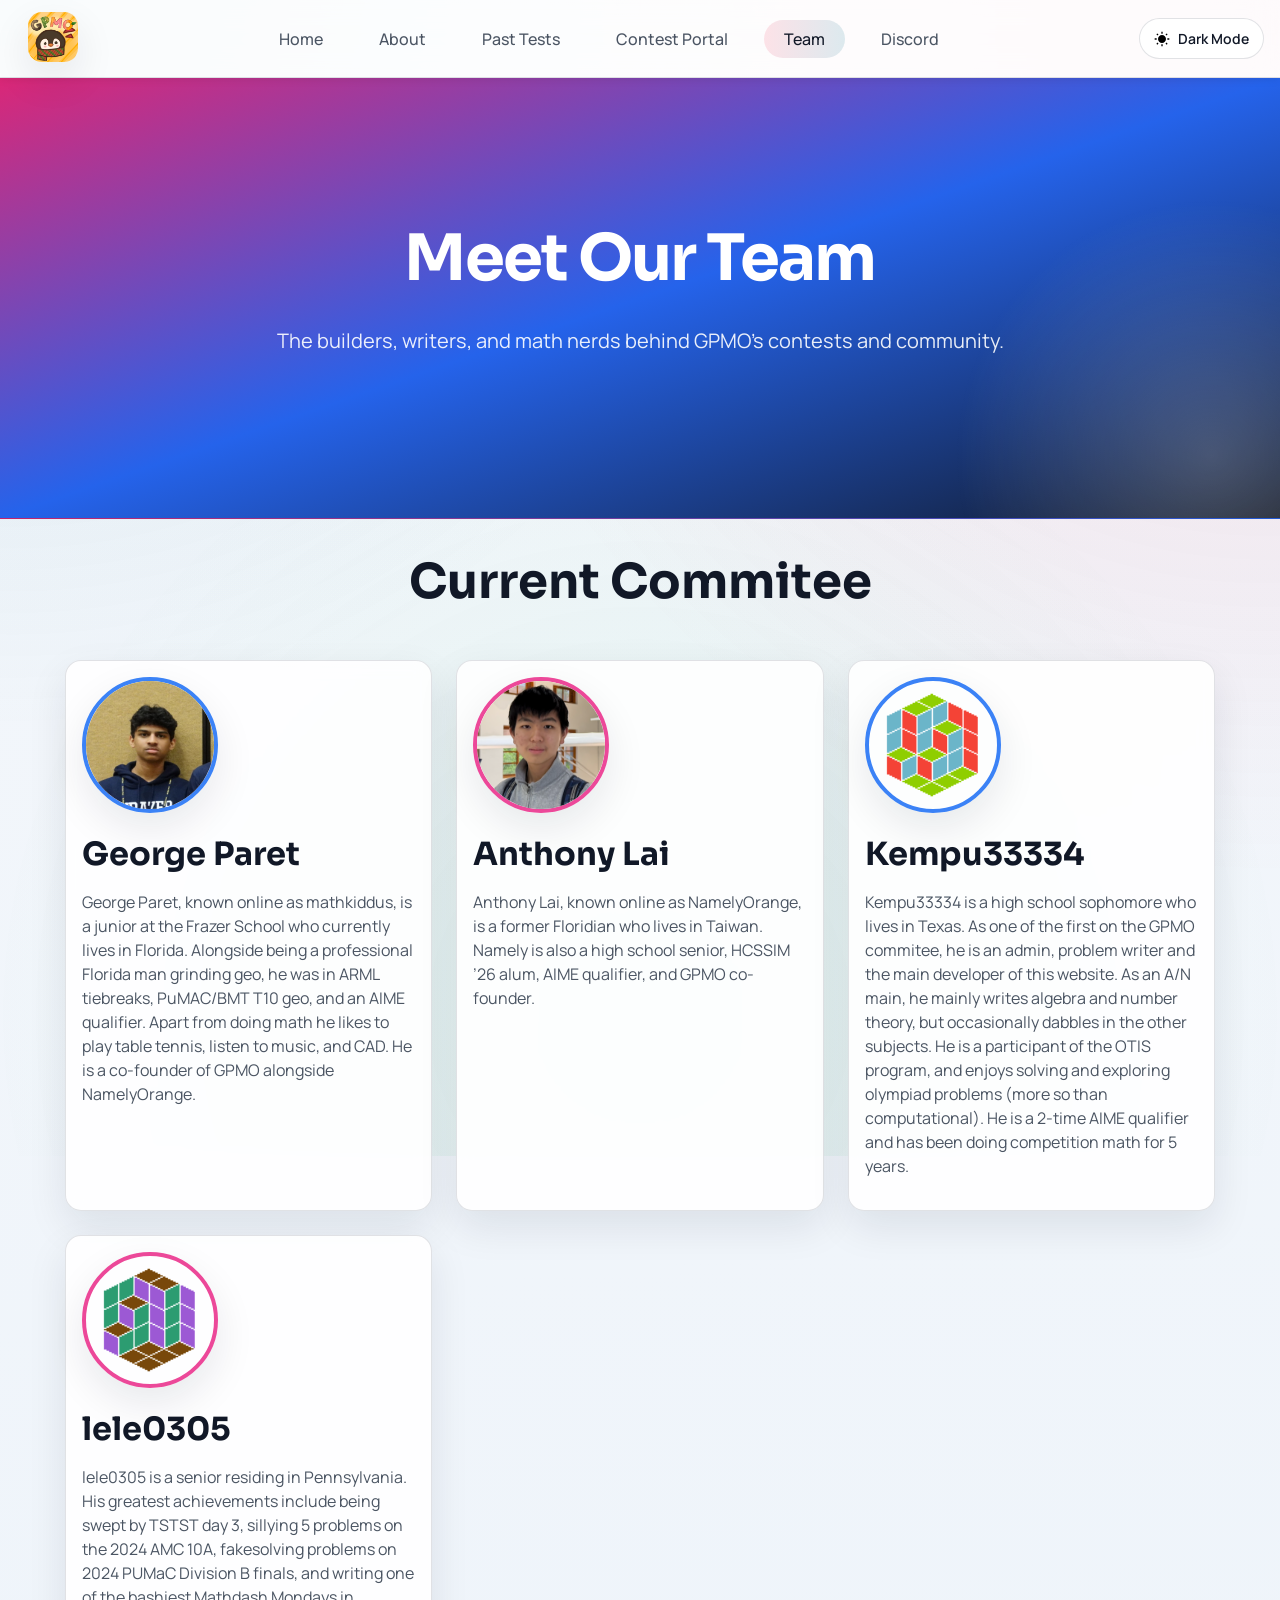
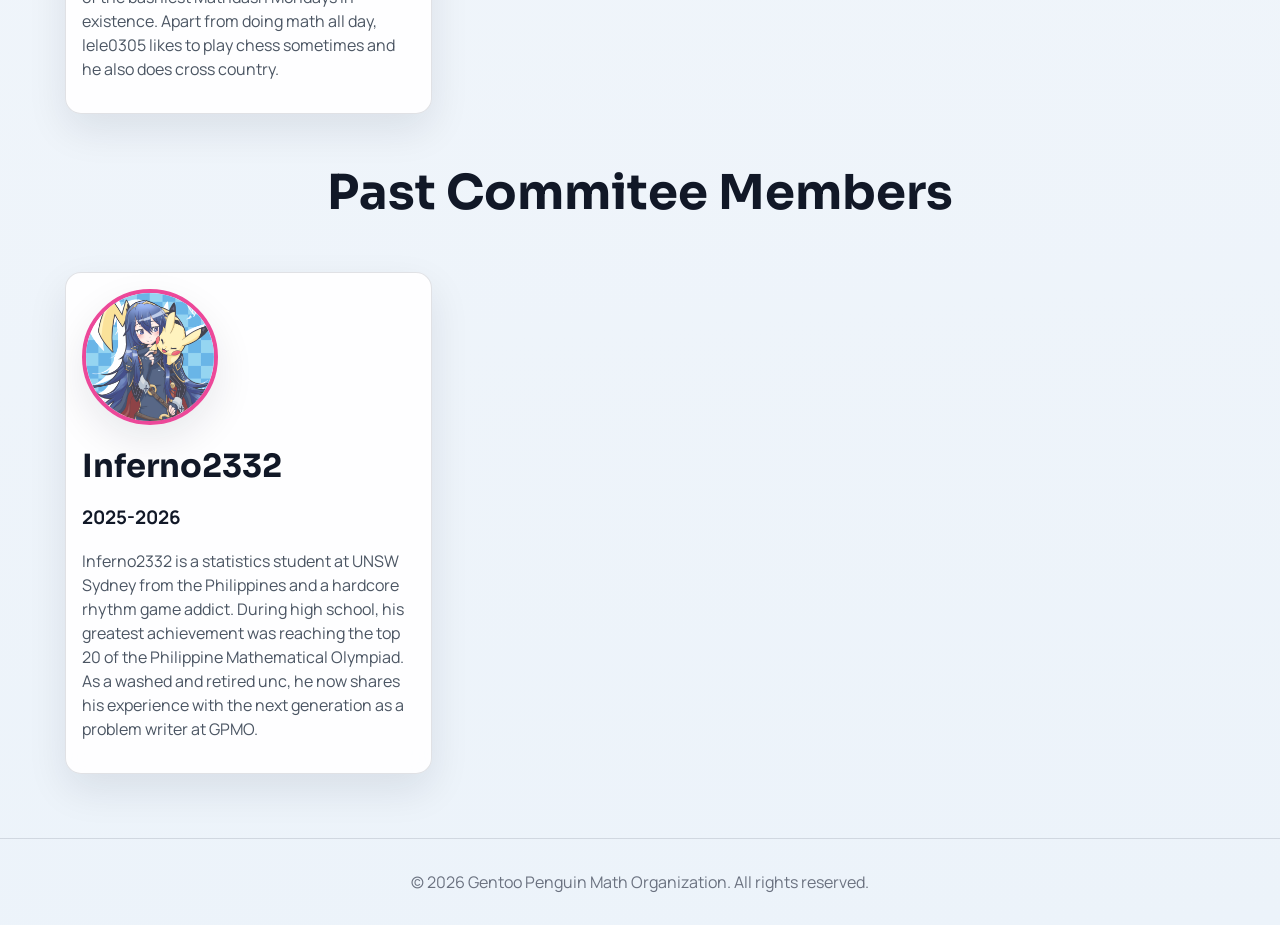
<file: team.html>
<!DOCTYPE html>
<html lang="en">
    <head>
        <meta charset="UTF-8">
        <meta name="viewport" content="width=device-width, initial-scale=1.0">
        <meta http-equiv="X-UA-Compatible" content="ie=edge">
        <title>Gentoo Penguin Math Organization ● Team</title>
        <script src="./assets/js/theme-init.js"></script>
        <script src="./assets/js/index.js" defer></script>
        <link rel="stylesheet" href="./assets/css/style.css">
    </head>
    <body>
        <main>
            <nav class="nav">
                <p class="fancy-text"><a href="index.html"><img src="./assets/images/penguins/logo-new.png" alt="GPMO Logo" class="logo"></a></p>
                <ul class="nav-bar">
                    <li><a href="index.html" class="nav-link">Home</a></li>
                    <li><a href="about.html" class="nav-link">About</a></li>
                    <li><a href="past-tests.html" class="nav-link">Past Tests</a></li>
                    <li><a href="contest-portal.html" class="nav-link">Contest Portal</a></li>
                    <li><a href="team.html" class="nav-link current-nav-link">Team</a></li>
                    <li><a href="https://discord.gg/maKuNTpXgc" class="nav-link" target="_blank" rel="noreferrer noopener">Discord</a></li>
                </ul>
                <button class="theme-toggle" type="button" aria-label="Switch color theme" aria-pressed="false">
                    <img src="./assets/images/icons/sun.svg" alt="" aria-hidden="true" class="theme-icon theme-icon-sun">
                    <img src="./assets/images/icons/moon.svg" alt="" aria-hidden="true" class="theme-icon theme-icon-moon" style="filter: invert(100%)">
                    <span class="theme-toggle-text">Dark Mode</span>
                </button>
                <button class="nav-toggle" aria-label="Toggle navigation" aria-expanded="false">
                    <span class="hamburger" aria-hidden="true"></span>
                </button>
            </nav>
            <div class="header-style header-style-1">
                <h1>Meet Our Team</h1>
                <p>The builders, writers, and math nerds behind GPMO's contests and community.</p>
            </div>
            <h1 style="text-align: center; font-size: 48px;">Current Commitee</h1>
            <div class="card-container">
                <div class="card">
                    <img src="./assets/images/members/DSC02148 (1).jpg" alt="A picture of mathkiddus" class="card-image-blue">
                    <h1>George Paret</h1>
                    <p>George Paret, known online as mathkiddus, is a junior at the Frazer School who currently lives in Florida. Alongside being a professional Florida man grinding geo, he was in ARML tiebreaks, PuMAC/BMT T10 geo, and an AIME qualifier. Apart from doing math he likes to play table tennis, listen to music, and CAD. He is a co-founder of GPMO alongside NamelyOrange. </p>
                </div>
                <div class="card">
                    <img src="./assets/images/members/namely-photo.png" alt="A picture of NamelyOrange" class="card-image-red">
                    <h1>Anthony Lai</h1>
                    <p> Anthony Lai, known online as NamelyOrange, is a former Floridian who lives in Taiwan. Namely is also a high school senior, HCSSIM ’26 alum, AIME qualifier, and GPMO co-founder. </p>
                </div>
                <div class="card">
                    <img src="./assets/images/members/kempu33334.png" alt="A picture of Kempu33334" class="card-image-blue">
                    <h1>Kempu33334</h1>
                    <p style="text-align: left;">Kempu33334 is a high school sophomore who lives in Texas. As one of the first on the GPMO commitee, he is an admin, problem writer and the main developer of this website. As an A/N main, he mainly writes algebra and number theory, but occasionally dabbles in the other subjects. He is a participant of the OTIS program, and enjoys solving and exploring olympiad problems (more so than computational). He is a 2-time AIME qualifier and has been doing competition math for 5 years.</p>
                </div>
                <div class="card">
                    <img src="./assets/images/members/lele0305.png" alt="A picture of lele0305" class="card-image-red">
                    <h1>lele0305</h1>
                    <p>lele0305 is a senior residing in Pennsylvania. His greatest achievements include being swept by TSTST day 3, sillying 5 problems on the 2024 AMC 10A, fakesolving problems on 2024 PUMaC Division B finals, and writing one of the bashiest Mathdash Mondays in existence. Apart from doing math all day, lele0305 likes to play chess sometimes and he also does cross country.</p>
                </div>
            </div>
            <h1  style="text-align: center; font-size: 48px;">Past Commitee Members</h1>
            <div class="card-container">
                <div class="card">
                    <img src="./assets/images/members/inferno2332.png" alt="A picture of Inferno2332" class="card-image-red">
                    <h1>Inferno2332</h1>
                    <h3>2025-2026</h3>
                    <p style="text-align: left;">Inferno2332 is a statistics student at UNSW Sydney from the Philippines and a hardcore rhythm game addict. During high school, his greatest achievement was reaching the top 20 of the Philippine Mathematical Olympiad. As a washed and retired unc, he now shares his experience with the next generation as a problem writer at GPMO.</p>
                </div>
            </div>
            <footer class="copyright">© 2026 Gentoo Penguin Math Organization. All rights reserved.</footer>
        </main>
    </body>
</html>
</file>
<file: assets/css/style.css>
@import url('https://fonts.googleapis.com/css2?family=Manrope:wght@300;400;500;600;700;800&family=Sora:wght@500;600;700;800&display=swap');

/* ===== DESIGN SYSTEM ===== */
:root {
    /* PRIMARY ACCENT - Pink (Dominant) */
    --primary-50: rgb(254, 240, 245);
    --primary-100: rgb(252, 231, 243);
    --primary-200: rgb(251, 207, 232);
    --primary-300: rgb(249, 168, 212);
    --primary-400: rgb(244, 114, 182);
    --primary-500: rgb(236, 72, 153);
    --primary-600: rgb(219, 39, 119);
    --primary-700: rgb(190, 24, 93);
    
    /* SECONDARY ACCENT - Blue (Supporting) */
    --secondary-50: rgb(240, 249, 255);
    --secondary-100: rgb(219, 234, 254);
    --secondary-200: rgb(191, 219, 254);
    --secondary-300: rgb(147, 197, 253);
    --secondary-400: rgb(96, 165, 250);
    --secondary-500: rgb(59, 130, 246);
    --secondary-600: rgb(37, 99, 235);
    --secondary-700: rgb(29, 78, 216);
    
    /* NEUTRAL - Grays */
    --neutral-0: rgb(255, 255, 255);
    --neutral-50: rgb(249, 250, 251);
    --neutral-100: rgb(243, 244, 246);
    --neutral-200: rgb(229, 231, 235);
    --neutral-300: rgb(209, 213, 219);
    --neutral-400: rgb(156, 163, 175);
    --neutral-500: rgb(107, 114, 128);
    --neutral-600: rgb(75, 85, 99);
    --neutral-700: rgb(55, 65, 81);
    --neutral-800: rgb(31, 41, 55);
    --neutral-900: rgb(17, 24, 39);
    
    /* SEMANTIC COLORS */
    --success: rgb(16, 185, 129);
    --error: rgb(248, 113, 113);
    --warning: rgb(251, 146, 60);
    
    /* TYPOGRAPHY SCALE */
    --text-xs: 12px;
    --text-sm: 14px;
    --text-base: 16px;
    --text-lg: 18px;
    --text-xl: 20px;
    --text-2xl: 24px;
    --text-3xl: 30px;
    --text-4xl: 36px;
    --text-5xl: 48px;
    --text-6xl: 72px;
    
    --font-weight-light: 300;
    --font-weight-normal: 400;
    --font-weight-medium: 500;
    --font-weight-semibold: 600;
    --font-weight-bold: 700;
    
    /* SPACING SCALE */
    --space-0: 0;
    --space-1: 4px;
    --space-2: 8px;
    --space-3: 12px;
    --space-4: 16px;
    --space-5: 20px;
    --space-6: 24px;
    --space-8: 32px;
    --space-10: 40px;
    --space-12: 48px;
    --space-16: 64px;
    --space-20: 80px;
    --space-24: 96px;
    --space-25: 100px;

    /* LAYOUT */
    --layout-max-width: 1150px;
    --layout-gutter: var(--space-4);
    --layout-gutter-mobile: var(--space-3);
    
    /* BORDER RADIUS */
    --radius-none: 0;
    --radius-sm: 4px;
    --radius-md: 8px;
    --radius-lg: 12px;
    --radius-xl: 16px;
    --radius-2xl: 20px;
    --radius-3xl: 24px;
    --radius-full: 9999px;
    
    /* SHADOWS */
    --shadow-none: none;
    --shadow-xs: 0 1px 2px rgba(0, 0, 0, 0.05);
    --shadow-sm: 0 2px 8px rgba(0, 0, 0, 0.08);
    --shadow-md: 0 4px 12px rgba(0, 0, 0, 0.1);
    --shadow-lg: 0 12px 32px rgba(15, 23, 42, 0.05);
    --shadow-xl: 0 15px 45px rgba(15, 23, 42, 0.05);
    --shadow-2xl: 0 30px 70px rgba(15, 23, 42, 0.17);
    
    /* TRANSITIONS */
    --transition-fast: all 0.1s ease-in;
    --transition-normal: all 0.2s ease;
    --transition-slow: all 0.3s ease;
    
    /* FONT FAMILY */
    --font-sans: ui-sans-serif, system-ui, sans-serif, "Apple Color Emoji", "Segoe UI Emoji", "Segoe UI Symbol", "Noto Color Emoji";
}

body {
    font-family: var(--font-sans);
    margin: 0;
    padding: 0;
}

a {
    text-decoration: none;
}

.colored-text {
    background-image: linear-gradient(to right, var(--primary-500), var(--secondary-500));
}

.header-style {
    padding-left: var(--space-4);
    padding-right: var(--space-4);
    padding-top: var(--space-20);
    padding-bottom: var(--space-20);
    text-align: center;
    color: var(--neutral-0);
}

.header-style-1 {
    background-image: linear-gradient(to right bottom, var(--primary-600), var(--secondary-600), var(--neutral-900));
}

.header-style-2 {
    background-image: linear-gradient(to right bottom, var(--primary-600), var(--secondary-600));
}

.header-style-3 {
    background-image: linear-gradient(to right bottom, var(--secondary-600), var(--primary-600));
}

.header-style-4 {
    background-image: linear-gradient(to right bottom, var(--secondary-600), var(--primary-600), var(--neutral-900));
}

@media screen and (max-width: 768px) {
    .header-style > h1{
        font-size: var(--text-5xl);
    }
    .header-style > p {
        font-size: var(--text-lg);
    }

    .home-hero-copy > p {
        font-size: var(--text-lg);
    }
}

@media screen and (min-width: 769px) {
    .header-style > h1{
        font-size: var(--text-6xl);
    }
    .header-style > p {
        font-size: var(--text-xl);
    }

    .home-hero-copy > p {
        font-size: var(--text-xl);
    }
}

.header-style > h1{
    font-weight: var(--font-weight-bold);
    margin-top: 0;
    margin-bottom: var(--space-6);
}

.header-style > p {
    margin-left: auto;
    margin-right: auto;
    max-width: 768px;
}

.button-container {
    display: flex;
    align-items: center;
    justify-content: center;
    column-gap: var(--space-4);
}

.button {
    padding-bottom: var(--space-3);
    padding-left: var(--space-8);
    padding-right: var(--space-8);
    padding-top: var(--space-3);
    border-radius: var(--radius-md);
    font-weight: var(--font-weight-semibold);
    transition: var(--transition-fast);
}

.pink-button {
    background-color: var(--primary-500);
}

.pink-button > a {
    color: var(--neutral-0);
}

.pink-button:hover {
    background-color: var(--primary-600);
}

.white-button {
    background-color: var(--neutral-0);
}

.white-button > a {
    color: var(--neutral-900);
}

.white-button:hover {
    background-color: var(--neutral-500);
}

.nav {
    display: flex;
    align-items: center;
    justify-content: center;
    height: 64px;
    margin-top: 0;
    top: 0;
    background: var(--neutral-0);
    box-shadow: var(--shadow-sm);
    position: sticky;
}

.nav-bar {
    list-style-type: none;
    display: flex;
    justify-content: center;
    align-items: center;
    margin-top: 0;
    margin-bottom: 0;
}

.nav-link {
    color: var(--neutral-700);
    font-weight: var(--font-weight-medium);
    font-size: var(--text-base);
    padding-top: var(--space-2);
    padding-bottom: var(--space-2);
    padding-left: var(--space-3);
    padding-right: var(--space-3);
    margin-left: var(--space-4);
    margin-right: var(--space-4);
    transition: var(--transition-normal);
}

.nav-link:hover {
    color: var(--primary-600);
}

.current-nav-link {
    color: var(--primary-600);
}

.fancy-text {
    background-clip: text;
    background-image: linear-gradient(to right, var(--primary-500), var(--secondary-500));
    font-size: var(--text-2xl);
    font-weight: var(--font-weight-bold);
    color: rgba(0, 0, 0, 0);
    position: absolute;
    left: var(--space-16);
}

.nav-toggle {
    position: absolute;
    right: var(--space-16);
}

.background-gray {
    background-color: var(--neutral-100);
}

.facts-box-container {
    padding: var(--space-16) var(--space-25);
    background-color: var(--neutral-100);

    display: grid;
    grid-template-columns: repeat(auto-fit, minmax(280px, 1fr));
    gap: var(--space-8);
}

.facts-box {
    padding: var(--space-6);
    background-color: var(--neutral-0);
    border-radius: var(--radius-md);
    border-width: 0.8px;
    border-style: solid;
    transition: var(--transition-fast);
    line-height: 1.5;
}

.facts-box > h3 {
    font-size: var(--text-xl);
    font-weight: var(--font-weight-semibold);
    margin-bottom: var(--space-3);
    margin-top: 0;
}

.facts-box > h4 {
    color: var(--neutral-600);
    font-weight: var(--font-weight-normal);
    margin-bottom: 0;
    margin-top: 0;
}

.facts-box-red {
    border-color: var(--primary-200);
}

.facts-box-red:hover {
    border-color: var(--primary-400);
}

.facts-box-blue {
    border-color: var(--secondary-200);
}

.facts-box-blue:hover {
    border-color: var(--secondary-400);
}

.icon-box-red {
    width: 48px;
    height: 48px;
    border-radius: var(--radius-lg);

    background: linear-gradient(
        180deg,
        var(--primary-500) 0%,
        var(--primary-600) 100%
    );

    display: flex;
    align-items: center;
    justify-content: center;
    color: var(--neutral-0);
    margin-bottom: var(--space-4);
}

.icon-box-red svg {
    width: 24px;
    height: 24px;
}

.icon-box-blue {
    width: 48px;
    height: 48px;
    border-radius: var(--radius-lg);

    background: linear-gradient(
        to right bottom,
        var(--secondary-500),
        var(--secondary-600)
    );

    display: flex;
    align-items: center;
    justify-content: center;
    color: var(--neutral-0);
    margin-bottom: var(--space-4);
}

.icon-box-blue svg {
    width: 24px;
    height: 24px;
}

.statistics {
    text-align: center;
    padding: var(--space-16) var(--space-4);
}

.statistics-details {
    display: grid;
    grid-template-columns: repeat(auto-fit, minmax(240px, 1fr));
    gap: var(--space-12);
    max-width: 1100px;
    margin: 0 auto;
    justify-content: center;
}

.design-text {
    color: var(--neutral-900);
    font-size: var(--text-4xl);
    font-weight: var(--font-weight-bold);
    margin-top: 0;
    margin-bottom: var(--space-12);
}

.pink-text {
    margin-top: 0;
    margin-bottom: var(--space-3);
    font-size: var(--text-5xl);
    font-weight: var(--font-weight-bold);
    color: var(--primary-500);
}

.blue-text {
    margin-top: 0;
    margin-bottom: var(--space-3);
    font-size: var(--text-5xl);
    font-weight: var(--font-weight-bold);
    color: var(--secondary-500);
}

.black-text {
    margin-top: 0;
    margin-bottom: var(--space-2);
    font-size: var(--text-xl);
    font-weight: var(--font-weight-normal);
    color: var(--neutral-900);
}

.gray-text {
    margin-top: 0;
    margin-bottom: 0;
    font-size: var(--text-base);
    font-weight: var(--font-weight-normal);
    color: var(--neutral-600);
}

.ready-to-challenge {
    padding: var(--space-16) var(--space-4);
    text-align: center;
}

.ready-to-challenge > h1 {
    font-size: var(--text-3xl);
    font-weight: var(--font-weight-bold);
    color: var(--neutral-900);
    margin-top: 0;
    margin-bottom: var(--space-6);
}

.ready-to-challenge > h2 {
    font-size: var(--text-xl);
    font-weight: var(--font-weight-normal);
    color: var(--neutral-600);
    margin-top: 0;
    margin-bottom: var(--space-8);
}

.copyright {
    text-align: center;
    padding-top: var(--space-8);
    padding-bottom: var(--space-8);
    padding-left: var(--space-4);
    padding-right: var(--space-4);
    color: var(--neutral-400);
    background-color: var(--neutral-900);
}

.about-gpmo {
    background-color: var(--neutral-100);
    padding-top: var(--space-16);
    padding-bottom: var(--space-16);
    padding-left: var(--space-4);
    padding-right: var(--space-4);
}

.our-story {
    max-width: var(--layout-max-width);
    background-color: var(--neutral-0);
    border-color: var(--primary-200);
    border-width: 0.8px;
    border-style: solid;
    border-radius: var(--radius-md);
    padding: var(--space-8);
    margin-left: auto;
    margin-right: auto;
    margin-bottom: var(--space-12);
    transition: var(--transition-fast);
}

.our-story > h1 {
    color: var(--neutral-900);
    font-size: var(--text-3xl);
    font-weight: var(--font-weight-bold);
    margin-top: 0;
    margin-bottom: var(--space-2);
}

.our-story > h3 {
    color: var(--neutral-600);
    font-size: var(--text-lg);
    font-weight: var(--font-weight-light);
    margin-top: var(--space-4);
    margin-bottom: 0;
    line-height: 1.75;
}

.our-story:hover {
    border-color: var(--primary-400);
}

.about-gpmo-container {
    max-width: min(var(--layout-max-width), 100vw);
    margin-left: auto;
    margin-right: auto;
    background-color: transparent;

    display: grid;
    grid-template-columns: repeat(auto-fit, minmax(200px, 1fr));
    gap: 32px;
}

.what-we-offer {
    max-width: var(--layout-max-width);
    background-image: linear-gradient(to right bottom, var(--secondary-100), var(--neutral-100));
    border-color: var(--secondary-200);
    border-width: 0.8px;
    border-style: solid;
    margin-top: var(--space-12);
    border-radius: var(--radius-md);
    padding-top: var(--space-8);
    padding-left: var(--space-8);
    padding-right: var(--space-8);
    padding-bottom: var(--space-4);
    margin-left: auto;
    margin-right: auto;
    margin-bottom: var(--space-12);
    transition: var(--transition-fast);
}

.what-we-offer > h1 {
    color: var(--neutral-900);
    font-size: var(--text-3xl);
    font-weight: var(--font-weight-bold);
    margin-top: 0;
    margin-bottom: var(--space-6);
}

.what-we-offer > ul > li > h3 {
    color: var(--neutral-900);
    font-size: var(--text-xl);
    font-weight: var(--font-weight-semibold);
    margin-top: var(--space-4);
    margin-bottom: var(--space-2);
}

.what-we-offer > ul > li > h4 {
    color: var(--neutral-600);
    font-size: var(--text-base);
    font-weight: var(--font-weight-normal);
    margin-top: 0;
    margin-bottom: var(--space-2);
    line-height: 1.5;
}

.red-bullet::marker {
    color: var(--primary-500);
}

.blue-bullet::marker {
    color: var(--secondary-500);
}

.our-team {
    max-width: var(--layout-max-width);
    background-color: var(--neutral-0);
    border-color: var(--primary-200);
    border-width: 0.8px;
    border-style: solid;
    margin-bottom: var(--space-12);
    border-radius: var(--radius-md);
    padding: var(--space-8);
    margin-left: auto;
    margin-right: auto;
    margin-bottom: 0;
    transition: var(--transition-fast);
}

.our-team > h1 {
    color: var(--neutral-900);
    font-size: var(--text-3xl);
    font-weight: var(--font-weight-bold);
    margin-top: 0;
    margin-bottom: var(--space-2);
}

.our-team > h3 {
    color: var(--neutral-600);
    font-size: var(--text-lg);
    font-weight: var(--font-weight-normal);
    margin-top: var(--space-4);
    margin-bottom: 0;
    line-height: 1.75;
}

.our-team > a {
    color: var(--primary-500);
    font-weight: var(--font-weight-semibold);
    font-size: var(--text-lg);
    text-decoration: none;
}

.our-team:hover {
    border-color: var(--primary-400);
}

.use-resources {
    max-width: var(--layout-max-width);
    background-color: rgba(219, 234, 254, 0.3);
    border-color: rgba(147, 197, 253, 0.3);
    border-width: 0.8px;
    border-style: solid;
    margin-bottom: var(--space-12);
    border-radius: var(--radius-md);
    padding-top: var(--space-8);
    padding-left: var(--space-8);
    padding-right: var(--space-8);
    padding-bottom: var(--space-4);
    margin-left: auto;
    margin-right: auto;
    margin-bottom: var(--space-12);
    transition: var(--transition-fast);
}

.use-resources > h1 {
    color: var(--neutral-900);
    font-size: var(--text-2xl);
    font-weight: var(--font-weight-semibold);
    margin-top: 0;
    margin-bottom: var(--space-3);
    line-height: 2;
}

.use-resources > h3 {
    color: var(--neutral-600);
    font-size: var(--text-base);
    font-weight: var(--font-weight-normal);
    margin-top: 0;
    margin-bottom: var(--space-4);
    line-height: 1.5;
}

.use-resources > ul {
    padding-left: var(--space-5);
}

.use-resources > ul > li {
    color: var(--neutral-600);
    font-size: var(--text-base);
    font-weight: var(--font-weight-normal);
    margin-top: var(--space-2);
    line-height: 1.5;
}

.content-section-past-tests {
    padding-top: var(--space-16);
    padding-bottom: var(--space-16);
    padding-left: var(--space-4);
    padding-right: var(--space-4);
    max-width: var(--layout-max-width);
    margin-left: auto;
    margin-right: auto;
}

.year-competition {
    max-width: var(--layout-max-width);
}

.year-competition > h2 > svg {
    color: var(--primary-500);
}

.year-competition > h2 {
    display: flex;
    align-items: center;
    gap: var(--space-3);
    color: var(--neutral-900);
    font-size: var(--text-3xl);
    font-weight: var(--font-weight-bold);
}

.test-links {
    display: grid;
    grid-template-columns: repeat(3, minmax(0, 1fr));
    gap: var(--space-8);
    justify-content: center;
}

.test-links + .year-competition {
    margin-top: var(--space-12);
    padding-top: var(--space-10);
    border-top: 1px solid var(--line);
}

@media screen and (max-width: 1100px) {
    .test-links {
        grid-template-columns: repeat(2, minmax(0, 1fr));
    }
}

@media screen and (max-width: 768px) {
    .test-links {
        grid-template-columns: 1fr;
    }
}

.competition-box {
    background-color: var(--neutral-0);
    border-radius: var(--radius-md);
    padding: var(--space-6);
    border-color: var(--neutral-300);
    border-width: 0.8px;
    border-style: solid;
    transition: var(--transition-fast);
    display: flex;
    flex-direction: column;
}

.competition-box:hover {
    border-color: var(--primary-400);
}

.card-header {
    display: flex;
    align-items: center;
    justify-content: space-between;
    gap: var(--space-4);
}

.left {
    display: flex;
    flex-direction: column;
    gap: var(--space-2);
}

.left > h3 {
    margin-top: 0;
    margin-left: 0;
    margin-right: 0;
    margin-bottom: var(--space-1);
    font-size: var(--text-xl);
    font-weight: var(--font-weight-semibold);
}

.tags {
    display: flex;
    gap: var(--space-2);
}

.tag {
    padding: var(--space-1) var(--space-3);
    border-radius: var(--radius-full);
    font-size: var(--text-sm);
    font-weight: var(--font-weight-normal);
    white-space: nowrap;
}

.tag.pink {
    background-color: var(--primary-100);
    color: var(--primary-700);
}

.tag.blue {
    background-color: var(--secondary-100);
    color: var(--secondary-700);
}

.icon {
    color: var(--neutral-400);
    width: 32px;
    height: 32px;
    transform: translateY(calc(-1 * var(--space-4)));
    flex-shrink: 0;
}

.competition-box > h3 {
    color: var(--neutral-600);
    font-size: var(--text-base);
    font-weight: var(--font-weight-normal);
    line-height: 1.5;
    margin-bottom: var(--space-4);
}

.button-set {
    display: flex;
    align-items: center;
    justify-content: center;
    gap: var(--space-3);
    margin-top: auto;
}

.test-button {
    display: flex;
    align-items: center;
    justify-content: center;
    column-gap: var(--space-2);
    border-radius: var(--radius-md);
    color: var(--neutral-0);
    line-height: 1.5;
    padding-top: var(--space-2);
    padding-bottom: var(--space-2);
    padding-left: var(--space-4);
    padding-right: var(--space-4);
    font-weight: var(--font-weight-medium);
    width: 100%;
}

.test-button-red {
    background-color: var(--primary-500);
}

.test-button-red:hover {
    background-color: var(--primary-600);
}

.test-button-blue {
    background-color: var(--secondary-500);
}

.test-button-blue:hover {
    background-color: var(--secondary-600);
}

.looking-for-more {
    text-align: center;
    margin-top: var(--space-12);
    background-image: linear-gradient(to right bottom, rgba(252, 231, 243, 0.3), rgba(219, 234, 254, 0.3));
    border-color: rgba(249, 168, 212, 0.3);
    border-width: 0.8px;
    border-style: solid;
    padding: var(--space-8);
}

.looking-for-more > h2 {
    font-size: var(--text-2xl);
    font-weight: var(--font-weight-bold);
    margin-top: 0;
    color: var(--neutral-900);
    margin-bottom: var(--space-3);
}

.looking-for-more > h3 {
    font-size: var(--text-base);
    font-weight: var(--font-weight-normal);
    margin-top: 0;
    margin-bottom: var(--space-6);
    line-height: 1.5;
    color: var(--neutral-600);
}

.looking-for-more > h4 {
    font-size: var(--text-sm);
    font-weight: var(--font-weight-normal);
    margin-top: 0;
    margin-bottom: 0;
    color: var(--neutral-500);
}

.looking-for-more > h4 > a {
    color: var(--primary-400);
    text-decoration: none;
}

.card-container {
    display: grid;
    gap: var(--space-6);
    grid-template-columns: repeat(3, 1fr);
    max-width: 1350px;
    margin-left: auto;
    margin-right: auto;
    padding: var(--space-4);
}

@media screen and (max-width: 900px) {
    .card-container {
        grid-template-columns: repeat(2, 1fr);
    }
}

@media screen and (max-width: 600px) {
    .card-container {
        grid-template-columns: 1fr;
    }
}

.card {
    background-color: var(--neutral-0);
    padding: var(--space-4);
    border-radius: var(--radius-md);
    text-align: center;
    transition: var(--transition-normal);
}

.card-image-red {
    border-radius: var(--radius-full);
    border-color: var(--primary-500);
    border-width: 4px;
    border-style: solid;
    width: 128px;
    height: 128px;
}

.card-image-blue {
    border-radius: var(--radius-full);
    border-color: var(--secondary-500);
    border-width: 4px;
    border-style: solid;
    width: 128px;
    height: 128px;
}

.card > p {
    font-size: var(--text-base);
    color: var(--neutral-600);
    line-height: 1.5;
}

.nav-toggle {
    display: none;
    background: none;
    border: none;
    cursor: pointer;
    width: 40px;
    height: 40px;
    align-items: center;
    justify-content: center;
    padding: var(--space-2);
}

.hamburger {
    display: block;
    position: relative;
    width: 22px;
    height: 2px;
    background: var(--neutral-700);
    transition: transform 0.3s ease, background 0.3s ease;
}
.hamburger::before,
.hamburger::after {
    content: "";
    position: absolute;
    left: 0;
    width: 22px;
    height: 2px;
    background: var(--neutral-700);
    transition: transform 0.3s ease, top 0.3s ease, opacity 0.2s ease;
}
.hamburger::before { top: -7px; }
.hamburger::after { top: 7px; }

.nav.open .hamburger { background: transparent; }
.nav.open .hamburger::before { transform: rotate(45deg); top: 0; }
.nav.open .hamburger::after { transform: rotate(-45deg); top: 0; }

@media screen and (max-width: 700px) {
    .nav { padding: 0 var(--space-4); height: 56px; }
    .nav-bar {
        display: none;
        position: absolute;
        top: 56px;
        left: 0;
        right: 0;
        background: var(--neutral-0);
        flex-direction: column;
        align-items: flex-start;
        padding: var(--space-2) var(--space-4);
        gap: var(--space-1);
        box-shadow: 0 8px 20px rgba(0,0,0,0.08);
        z-index: 40;
    }
    .nav-bar.open { display: flex; }
    .nav-link {
        margin: 0;
        padding: var(--space-2) var(--space-2);
        width: 100%;
    }
    .nav-toggle { display: flex; }
    .fancy-text { font-size: var(--text-xl); }
}

.logo {
    width: 48px;
    height: 48px;
    border-radius: var(--radius-sm);
    margin-top: var(--space-1);
    transition: filter 0.2s;
}

.logo:hover {
    filter: drop-shadow(0 0 5px rgba(236, 72, 153, 0.7)) drop-shadow(0 0 5px rgba(59, 130, 246, 0.7));
}

.contest-box-container {
    padding: var(--space-16) var(--space-25);

    text-align: center;
}

.contest-box-container > h1 {
    color: var(--primary-500);
}

.contest-box-container > p {
    font-style: italic;
}

.contest-table {
    border-style: solid;
    border-width: 10px;
    border-color: black;
}

.past-contests-grid {
    display: grid;
    grid-template-columns: repeat(auto-fit, minmax(240px, 1fr));
    gap: var(--space-5);
    margin-top: var(--space-6);
}

.contest-card {
    background-color: var(--neutral-0);
    border-radius: var(--radius-2xl);
    border: 1px solid var(--neutral-300);
    padding: var(--space-5);
    text-align: left;
    box-shadow: var(--shadow-lg);
    display: flex;
    flex-direction: column;
}

.contest-card-header {
    display: flex;
    justify-content: space-between;
    gap: var(--space-3);
    align-items: baseline;
    margin-bottom: var(--space-2);
}

.contest-card-title {
    display: block;
    font-size: var(--text-lg);
    font-weight: var(--font-weight-bold);
    color: var(--neutral-900);
}

.contest-card-date {
    color: var(--neutral-500);
    font-size: var(--text-sm);
}

.contest-card-subtitle {
    margin: 0;
    color: var(--neutral-600);
    font-size: 15px;
    margin-bottom: var(--space-4);
    line-height: 1.6;
}

.contest-card-link,
.contest-card-missing {
    display: inline-flex;
    align-items: center;
    font-weight: var(--font-weight-semibold);
    font-size: var(--text-sm);
}

.contest-card > .contest-card-link,
.contest-card > .contest-card-missing {
    margin-top: auto;
}

.contest-card-link {
    color: var(--secondary-600);
}

.contest-card-link:hover {
    text-decoration: underline;
}

.contest-card-missing {
    color: var(--neutral-500);
}

@media screen and (max-width: 720px) {
    .contest-box-container {
        padding: var(--space-12) var(--space-6);
    }
}

.contest-submission {
    padding: var(--space-10) var(--space-4) var(--space-16);
    max-width: 1320px;
    margin-left: auto;
    margin-right: auto;
}

.contest-submission-grid {
    display: grid;
    grid-template-columns: minmax(0, 1fr) minmax(0, 1fr);
    gap: var(--space-8);
    align-items: start;
}

.contest-submission-grid.is-started {
    grid-template-areas: "preview form";
    gap: var(--space-6);
}

.contest-submission-grid.is-started .contest-form-panel {
    grid-area: form;
}

.contest-submission-grid.is-started .contest-preview-panel {
    grid-area: preview;
    min-width: 0;
}

.contest-submission-grid.is-started .contest-setup-controls {
    display: none;
}

.contest-submission-grid.is-started .contest-entry-gate {
    max-width: 440px;
}

.contest-submission-grid.is-started .contest-entry-gate .form-label {
    margin-top: var(--space-4);
}

.contest-submission-grid.is-started .contest-entry-gate .form-label:first-child {
    margin-top: 0;
}

.contest-submission-grid.is-started .contest-form-card,
.contest-submission-grid.is-started .preview-card {
    padding: 0;
    border: 0;
    border-radius: 0;
    background: transparent;
    box-shadow: none;
    backdrop-filter: none;
}

.contest-submission-grid.is-started #previewTitle,
.contest-submission-grid.is-started #contestPreviewDetails {
    display: none;
}

.contest-submission-grid.is-started .pdf-preview {
    position: relative;
    min-height: 0;
    border: 0;
    border-radius: 0;
    background: transparent;
}

.pdf-control-cover {
    position: absolute;
    top: 0;
    right: 0;
    z-index: 2;
    width: 70px;
    height: 60px;
    background: #1D1E1F;
}

.contest-submission-grid.is-started .pdf-preview iframe {
    display: block;
    height: calc(100vh - 220px);
    min-height: 560px;
}

.contest-form-card,
.preview-card {
    background-color: var(--neutral-0);
    border-radius: var(--radius-3xl);
    border: 1px solid var(--neutral-200);
    padding: var(--space-8);
    box-shadow: var(--shadow-2xl);
}

.form-label {
    display: block;
    margin-bottom: var(--space-2);
    font-size: 15px;
    font-weight: var(--font-weight-semibold);
    color: var(--neutral-800);
}

.select-field,
.text-field,
.text-area {
    width: 100%;
    border: 1px solid var(--neutral-300);
    border-radius: var(--radius-lg);
    padding: var(--space-3) var(--space-4);
    font-size: 15px;
    color: var(--neutral-900);
    background: var(--neutral-0);
    margin-bottom: var(--space-5);
    box-sizing: border-box;
}

.select-field:focus,
.text-field:focus,
.text-area:focus {
    outline: none;
    border-color: var(--secondary-400);
    box-shadow: 0 0 0 4px rgba(59, 130, 246, 0.12);
}

.contest-meta {
    display: grid;
    gap: var(--space-3);
    margin-bottom: var(--space-6);
}

.contest-meta-row {
    display: flex;
    justify-content: space-between;
    gap: var(--space-4);
    padding: var(--space-3) var(--space-4);
    background-color: var(--neutral-50);
    border-radius: var(--radius-lg);
    font-size: 15px;
    color: var(--neutral-700);
}

.contest-preview-details {
    margin-bottom: var(--space-5);
}

.contest-preview-details p {
    margin: 0;
    color: var(--neutral-600);
    line-height: 1.7;
}

.preview-note {
    color: var(--neutral-500);
}

.contest-status {
    margin-top: var(--space-3);
    font-weight: var(--font-weight-bold);
}

.status-active {
    color: var(--success);
}

.status-inactive {
    color: var(--error);
}

.pdf-preview {
    border-radius: var(--radius-xl);
    overflow: hidden;
    background-color: var(--neutral-200);
    min-height: 320px;
}

.pdf-preview iframe {
    width: 100%;
    min-height: 360px;
    border: none;
}

.pdf-link-row {
    margin-top: var(--space-4);
}

.pdf-link-row a {
    color: var(--secondary-600);
    font-weight: var(--font-weight-semibold);
}

.question-list {
    display: grid;
    gap: var(--space-5);
    margin-top: var(--space-5);
}

.question-block {
    background-color: var(--neutral-50);
    border-radius: var(--radius-lg);
    padding: var(--space-4);
    border: 1px solid var(--neutral-200);
}

.question-field .answer-input {
    margin-bottom: 0;
}

.submit-controls {
    margin-top: var(--space-5);
}

.question-label {
    display: block;
    margin-bottom: var(--space-2);
    font-weight: var(--font-weight-semibold);
    color: var(--neutral-900);
}

.hidden {
    display: none !important;
}

.timer-row {
    display: flex;
    justify-content: center;
    align-items: center;
    gap: var(--space-3);
    margin-bottom: var(--space-4);
    padding: var(--space-3) var(--space-4);
    border-radius: var(--radius-lg);
    background-color: var(--neutral-50);
    font-size: 15px;
    color: var(--neutral-800);
}

.contest-submission-grid.is-started .timer-row {
    margin-bottom: var(--space-3);
    padding: 0;
    background: transparent;
    text-align: center;
}

.timer-row strong {
    font-size: var(--text-lg);
    color: var(--neutral-900);
}

.modal-overlay {
    position: fixed;
    inset: 0;
    display: flex;
    align-items: center;
    justify-content: center;
    padding: var(--space-6);
    background: rgba(15, 23, 42, 0.55);
    z-index: 50;
}

.modal-card {
    width: min(560px, 100%);
    background: var(--neutral-0);
    border-radius: var(--radius-3xl);
    padding: var(--space-8);
    box-shadow: var(--shadow-2xl);
    text-align: left;
}

.modal-card h3 {
    margin-top: 0;
    margin-bottom: var(--space-3);
    font-size: var(--text-2xl);
    color: var(--neutral-900);
}

.modal-card p {
    margin: 0;
    color: var(--neutral-600);
    font-size: var(--text-base);
    line-height: 1.8;
}

.modal-actions {
    display: flex;
    justify-content: flex-end;
    gap: var(--space-3);
    margin-top: var(--space-6);
}

.disqualified-card {
    border: 1px solid var(--error);
}

@media screen and (max-width: 980px) {
    .contest-submission-grid {
        grid-template-columns: 1fr;
    }

    .contest-submission-grid.is-started {
        grid-template-areas:
            "preview"
            "form";
    }

    .pdf-preview iframe {
        min-height: 280px;
    }

    .contest-submission-grid.is-started .pdf-preview iframe {
        height: 60vh;
        min-height: 420px;
    }
}

@media screen and (max-width: 640px) {
    .contest-submission {
        padding-top: var(--space-6);
    }

    .contest-form-card,
    .preview-card {
        padding: var(--space-5);
    }

    .select-field,
    .text-field,
    .text-area {
        padding: var(--space-3) var(--space-3);
    }
}

/* ===== MODERN REFRESH (SITEWIDE) ===== */
:root {
    --font-sans: 'Manrope', 'Trebuchet MS', sans-serif;
    --font-display: 'Sora', 'Trebuchet MS', sans-serif;

    --page-bg: rgb(244, 247, 251);
    --page-bg-alt: rgb(236, 243, 250);
    --surface-1: rgba(255, 255, 255, 0.9);
    --surface-2: rgb(255, 255, 255);
    --surface-glass: rgba(255, 255, 255, 0.86);
    --text-strong: rgb(17, 24, 39);
    --text-soft: rgb(75, 85, 99);
    --text-muted: rgb(107, 114, 128);
    --line: rgba(15, 23, 42, 0.12);
    --line-strong: rgba(15, 23, 42, 0.22);

    --accent-warm: rgb(244, 63, 94);
    --accent-cool: rgb(14, 116, 144);
    --accent-warm-soft: rgba(244, 63, 94, 0.14);
    --accent-cool-soft: rgba(14, 116, 144, 0.14);

    --glow: 0 16px 40px rgba(15, 23, 42, 0.09);
    --glow-heavy: 0 24px 56px rgba(15, 23, 42, 0.16);
}

[data-theme='dark'] {
    --page-bg: rgb(7, 13, 24);
    --page-bg-alt: rgb(18, 29, 48);
    --surface-1: rgba(18, 29, 49, 0.82);
    --surface-2: rgb(31, 48, 76);
    --surface-glass: rgba(8, 15, 27, 0.86);
    --text-strong: rgb(237, 243, 255);
    --text-soft: rgb(198, 210, 233);
    --text-muted: rgb(157, 173, 201);
    --line: rgba(156, 175, 211, 0.3);
    --line-strong: rgba(180, 201, 236, 0.48);

    --accent-warm: rgb(251, 113, 133);
    --accent-cool: rgb(56, 189, 248);
    --accent-warm-soft: rgba(251, 113, 133, 0.2);
    --accent-cool-soft: rgba(56, 189, 248, 0.2);

    --glow: 0 18px 42px rgba(2, 6, 23, 0.6);
    --glow-heavy: 0 26px 64px rgba(2, 6, 23, 0.7);
}

body {
    position: relative;
    color: var(--text-strong);
    background: linear-gradient(175deg, var(--page-bg) 0%, var(--page-bg-alt) 100%);
    overflow-x: hidden;
}

body::before {
    content: '';
    position: fixed;
    inset: -20vmax;
    background:
        radial-gradient(circle at 15% 15%, var(--accent-cool-soft), transparent 40%),
        radial-gradient(circle at 85% 20%, var(--accent-warm-soft), transparent 45%),
        radial-gradient(circle at 50% 90%, rgba(34, 197, 94, 0.08), transparent 42%);
    pointer-events: none;
    z-index: -1;
}

[data-theme='dark'] body::before {
    background:
        radial-gradient(circle at 8% 18%, rgba(56, 189, 248, 0.2), transparent 40%),
        radial-gradient(circle at 88% 22%, rgba(251, 113, 133, 0.18), transparent 46%),
        radial-gradient(circle at 50% 94%, rgba(34, 197, 94, 0.14), transparent 42%);
}

main {
    min-height: 100vh;
}

h1,
h2,
.design-text,
.contest-card-title {
    font-family: var(--font-display);
}

h3,
h4 {
    font-family: var(--font-sans);
}

p,
li,
a,
label,
input,
select,
textarea,
button {
    font-family: var(--font-sans);
}

.nav {
    z-index: 40;
    height: auto;
    padding: var(--space-2) var(--layout-gutter);
    justify-content: space-between;
    gap: var(--space-6);
    background: var(--surface-glass);
    border-bottom: 1px solid var(--line);
    backdrop-filter: blur(14px);
}

.fancy-text {
    position: static;
    margin: 0 0 0 var(--space-3);
    display: flex;
    align-items: center;
}

.nav-bar {
    flex: 1;
    justify-content: center;
    gap: var(--space-4);
    padding: 0;
}

.nav-link {
    margin: 0;
    border-radius: var(--radius-full);
    color: var(--text-soft);
    padding: var(--space-2) var(--space-5);
}

.nav-link:hover,
.current-nav-link {
    color: var(--text-strong);
    background: linear-gradient(90deg, var(--accent-warm-soft), var(--accent-cool-soft));
}

.theme-toggle {
    display: inline-flex;
    align-items: center;
    gap: var(--space-2);
    border: 1px solid var(--line);
    border-radius: var(--radius-full);
    padding: 10px 14px;
    font-size: var(--text-sm);
    font-weight: var(--font-weight-semibold);
    color: var(--text-strong);
    background: var(--surface-1);
    cursor: pointer;
    transition: var(--transition-normal);
}

.theme-toggle:hover {
    border-color: var(--line-strong);
    transform: translateY(-1px);
}

.theme-icon {
    width: 16px;
    height: 16px;
    display: block;
}

.theme-icon-moon {
    display: none;
}

[data-theme='dark'] .theme-icon-sun {
    display: none;
}

[data-theme='dark'] .theme-icon-moon {
    display: block;
}

.nav-toggle {
    position: static;
}

.logo {
    border-radius: 14px;
    width: 50px;
    height: 50px;
    box-shadow: var(--glow);
}

.header-style {
    position: relative;
    overflow: hidden;
    padding: clamp(72px, 13vw, 140px) var(--space-6);
    border-bottom: 1px solid var(--line);
}

.header-style::after {
    content: '';
    position: absolute;
    inset: auto -15% -45% auto;
    width: min(520px, 60vw);
    height: min(520px, 60vw);
    border-radius: var(--radius-full);
    background: radial-gradient(circle, rgba(255, 255, 255, 0.22), transparent 70%);
    pointer-events: none;
}

.header-style > h1 {
    font-size: clamp(1.95rem, 5.8vw, 4rem);
    letter-spacing: -0.03em;
}

.home-hero-copy > h1 {
    font-size: clamp(1.95rem, 5.8vw, 4rem);
    letter-spacing: -0.03em;
}

.header-style > p {
    max-width: 760px;
    line-height: 1.75;
    color: rgba(255, 255, 255, 0.9);
}

.home-hero-copy > p {
    max-width: 760px;
    line-height: 1.75;
    color: rgba(255, 255, 255, 0.9);
}

.header-style-home {
    text-align: left;
}

.home-hero-layout {
    max-width: 1040px;
    margin: 0 auto;
    display: grid;
    grid-template-columns: minmax(0, 1fr) auto;
    align-items: center;
    gap: var(--space-8);
}

.home-hero-copy .button-container {
    justify-content: flex-start;
}

.mascot-showcase-hero-side {
    margin-top: 0;
}

.mascot-image-hero-side {
    max-width: min(405px, 40vw);
}

.button,
.test-button,
.contest-card-link,
.primary-button {
    transition: var(--transition-normal);
}

.button {
    display: inline-flex;
    align-items: center;
    justify-content: center;
    border: 1px solid transparent;
    box-shadow: var(--glow);
}

.button > a,
.test-button {
    font-weight: var(--font-weight-semibold);
}

.pink-button {
    background: linear-gradient(120deg, var(--accent-warm), var(--primary-500));
}

.pink-button:hover {
    transform: translateY(-2px);
    box-shadow: var(--glow-heavy);
}

.white-button {
    background: var(--surface-1);
    border-color: var(--line);
}

.white-button > a {
    color: var(--text-strong);
}

.background-gray {
    background: transparent;
}

.facts-box-container,
.statistics,
.ready-to-challenge,
.about-gpmo,
.content-section-past-tests,
.contest-box-container,
.card-container,
.contest-submission,
.timeline-section {
    max-width: var(--layout-max-width);
    margin-left: auto;
    margin-right: auto;
    padding-left: var(--layout-gutter);
    padding-right: var(--layout-gutter);
}

.facts-box-container,
.contest-box-container,
.statistics,
.about-gpmo,
.content-section-past-tests,
.ready-to-challenge,
.timeline-section {
    padding-top: clamp(56px, 8vw, 96px);
    padding-bottom: clamp(56px, 8vw, 96px);
}

.header-style-home ~ .statistics,
.header-style-home ~ .timeline-section,
.header-style-home ~ .ready-to-challenge {
    border-top: 1px solid var(--line);
}

.header-style-contest-portal ~ .contest-box-container + .contest-box-container {
    border-top: 1px solid var(--line);
}

.timeline-section {
    text-align: center;
}

.timeline-subtitle {
    max-width: 700px;
    margin: 0 auto var(--space-10);
    color: var(--text-soft);
    font-size: var(--text-lg);
}

.timeline-list {
    position: relative;
    display: grid;
    gap: var(--space-5);
    text-align: left;
}

.timeline-list::before {
    content: '';
    position: absolute;
    left: 15px;
    top: 6px;
    bottom: 6px;
    width: 2px;
    background: linear-gradient(var(--accent-warm), var(--accent-cool));
    opacity: 0.6;
}

.timeline-item {
    position: relative;
    margin-left: var(--space-8);
    padding: var(--space-5);
    border-radius: var(--radius-xl);
    background: var(--surface-1);
    border: 1px solid var(--line);
    box-shadow: var(--glow);
    transition: var(--transition-normal);
}

.timeline-item:hover {
    transform: translateY(-4px);
}

.timeline-item::before {
    content: '';
    position: absolute;
    left: -29px;
    top: 26px;
    width: 12px;
    height: 12px;
    border-radius: var(--radius-full);
    background: var(--accent-warm);
    box-shadow: 0 0 0 4px var(--surface-2);
}

.timeline-item:nth-child(2)::before {
    background: var(--accent-cool);
}

.timeline-item-red:hover {
    border-color: var(--primary-400);
}

.timeline-item-blue:hover {
    border-color: var(--secondary-400);
}

.timeline-date {
    display: inline-flex;
    font-size: var(--text-sm);
    font-weight: var(--font-weight-bold);
    letter-spacing: 0.04em;
    text-transform: uppercase;
    color: var(--accent-cool);
    margin-bottom: var(--space-2);
}

.timeline-item h3 {
    margin: 0 0 var(--space-2);
    color: var(--text-strong);
    font-size: var(--text-2xl);
}

.timeline-item p {
    margin: 0;
    color: var(--text-soft);
    font-size: var(--text-base);
    line-height: 1.6;
}

.mascot-showcase {
    display: flex;
    justify-content: center;
    align-items: center;
    margin-top: var(--space-6);
}

.mascot-showcase-hero {
    margin-top: var(--space-8);
}

.mascot-showcase-story,
.mascot-showcase-team,
.mascot-showcase-preview,
.mascot-showcase-timeline {
    margin-top: var(--space-5);
}

.mascot-image {
    display: block;
    width: auto;
    height: auto;
    object-fit: contain;
    filter: drop-shadow(0 16px 26px rgba(15, 23, 42, 0.16));
}

.mascot-image-large {
    max-width: min(220px, 42vw);
}

.mascot-image-medium {
    max-width: min(180px, 34vw);
}

.mascot-image-small {
    max-width: min(140px, 28vw);
}

[data-theme='dark'] .mascot-image {
    filter: drop-shadow(0 18px 32px rgba(2, 6, 23, 0.5));
}

.facts-box,
.our-story,
.what-we-offer,
.our-team,
.use-resources,
.competition-box,
.card,
.contest-card,
.contest-form-card,
.preview-card,
.looking-for-more,
.contest-meta-row,
.question-block,
.modal-card {
    background: var(--surface-1);
    border: 1px solid var(--line);
    box-shadow: var(--glow);
    backdrop-filter: blur(8px);
}

.facts-box:hover,
.competition-box:hover,
.card:hover,
.contest-card:hover {
    transform: translateY(-4px);
}

.competition-box:hover,
.card:hover,
.contest-card:hover {
    border-color: var(--line-strong);
}

.facts-box-red:hover {
    border-color: var(--primary-400);
}

.facts-box-blue:hover {
    border-color: var(--secondary-400);
}

.design-text,
.ready-to-challenge > h1,
.our-story > h1,
.what-we-offer > h1,
.what-we-offer > ul > li > h3,
.our-team > h1,
.use-resources > h1,
.year-competition > h2,
.looking-for-more > h2,
.contest-box-container > h1,
.black-text,
.facts-box > h3,
.left > h3,
.contest-card-title,
.form-label,
.question-label,
.modal-card h3,
.timer-row,
.timer-row strong {
    color: var(--text-strong);
}

.gray-text,
.facts-box > h4,
.our-story > h3,
.what-we-offer > ul > li > h4,
.our-team > h3,
.use-resources > h3,
.use-resources > ul > li,
.competition-box > h3,
.contest-card-subtitle,
.looking-for-more > h3,
.looking-for-more > h4,
.contest-meta-row,
.contest-preview-details p,
.question-list,
.card > p,
.contest-box-container > p {
    color: var(--text-soft);
    font-weight: var(--font-weight-normal);
}

[data-theme='dark'] .facts-box,
[data-theme='dark'] .our-story,
[data-theme='dark'] .what-we-offer,
[data-theme='dark'] .our-team,
[data-theme='dark'] .use-resources,
[data-theme='dark'] .competition-box,
[data-theme='dark'] .card,
[data-theme='dark'] .contest-card,
[data-theme='dark'] .contest-form-card,
[data-theme='dark'] .preview-card,
[data-theme='dark'] .looking-for-more,
[data-theme='dark'] .contest-meta-row,
[data-theme='dark'] .question-block,
[data-theme='dark'] .modal-card,
[data-theme='dark'] .timeline-item {
    background: linear-gradient(165deg, rgba(28, 44, 71, 0.92), rgba(18, 29, 49, 0.88));
}

.year-competition > h2 > svg,
.pink-text,
.contest-box-container > h1,
.our-team > a,
.looking-for-more > h4 > a {
    color: var(--accent-warm);
}

.blue-text,
.contest-card-link,
.pdf-link-row a {
    color: var(--accent-cool);
}

.contest-card {
    border-radius: var(--radius-2xl);
}

.card {
    text-align: left;
    border-radius: var(--radius-xl);
}

.card > h1 {
    margin-top: var(--space-4);
    margin-bottom: var(--space-3);
    color: var(--text-strong);
}

.card-image-blue,
.card-image-red {
    box-shadow: var(--glow);
}

.contest-box-container > p {
    font-size: var(--text-lg);
}

.select-field,
.text-field,
.text-area {
    color: var(--text-strong);
    background: var(--surface-2);
    border-color: var(--line);
}

.select-field::placeholder,
.text-field::placeholder,
.text-area::placeholder {
    color: var(--text-muted);
}

.pdf-preview {
    border: 1px solid var(--line);
    background: var(--surface-2);
}

.contest-meta-row,
.question-block,
.timer-row {
    background: var(--surface-2);
}

.copyright {
    margin-top: var(--space-12);
    background: transparent;
    color: var(--text-muted);
    border-top: 1px solid var(--line);
}

.modal-overlay {
    background: rgba(2, 6, 23, 0.66);
}

@keyframes riseIn {
    from {
        opacity: 0;
        transform: translateY(16px);
    }
    to {
        opacity: 1;
        transform: translateY(0);
    }
}

.header-style > * {
    animation: riseIn 620ms ease both;
}

.header-style > :nth-child(2) {
    animation-delay: 90ms;
}

.header-style .button-container {
    animation: riseIn 620ms ease 150ms both;
}

@media screen and (max-width: 700px) {
    .nav {
        min-height: 64px;
        padding: var(--space-2) var(--layout-gutter-mobile);
        gap: var(--space-2);
    }

    .theme-toggle {
        margin-left: auto;
        padding: 8px 12px;
    }

    .nav-bar {
        top: 100%;
        order: 5;
        gap: var(--space-1);
        padding: var(--space-3) var(--space-4);
        background: var(--surface-glass);
        border-bottom: 1px solid var(--line);
        backdrop-filter: blur(12px);
    }

    .nav-link {
        border-radius: var(--radius-md);
        width: auto;
        padding: var(--space-1) var(--space-3);
    }

    .nav-bar.open {
        gap: var(--space-2);
    }

    .header-style-home {
        text-align: center;
    }

    .home-hero-layout {
        grid-template-columns: 1fr;
        gap: var(--space-4);
    }

    .home-hero-copy .button-container {
        justify-content: center;
    }

    .mascot-showcase-hero-side {
        margin-top: var(--space-2);
    }

    .mascot-image-hero-side {
        max-width: min(255px, 64vw);
    }
}

@media screen and (max-width: 620px) {
    .facts-box-container,
    .statistics,
    .ready-to-challenge,
    .about-gpmo,
    .content-section-past-tests,
    .contest-box-container,
    .card-container,
    .contest-submission,
    .timeline-section {
        padding-left: var(--layout-gutter-mobile);
        padding-right: var(--layout-gutter-mobile);
    }

    .timeline-item {
        margin-left: var(--space-6);
    }

    .timeline-item::before {
        left: -25px;
    }

    .button-container,
    .button-set,
    .modal-actions {
        flex-direction: column;
        align-items: stretch;
        gap: var(--space-3);
    }

    .button,
    .test-button {
        width: 100%;
        box-sizing: border-box;
    }
}

@media (prefers-reduced-motion: reduce) {
    *,
    *::before,
    *::after {
        animation: none !important;
        transition: none !important;
    }
}

.contest-submission.is-started {
    width: 100%;
    max-width: none;
    margin: 0;
    padding: var(--space-4) 0 0;
}

.contest-submission.is-started .contest-submission-grid {
    grid-template-columns: minmax(0, 1fr) minmax(0, 1fr);
    gap: 0;
    column-gap: var(--space-4);
}

.contest-submission.is-started .contest-form-panel {
    padding-right: var(--space-4);
}

@media screen and (max-width: 980px) {
    .contest-submission.is-started .contest-submission-grid {
        grid-template-columns: minmax(0, 1fr);
        grid-template-areas:
            "preview"
            "form";
    }
}
</file>
